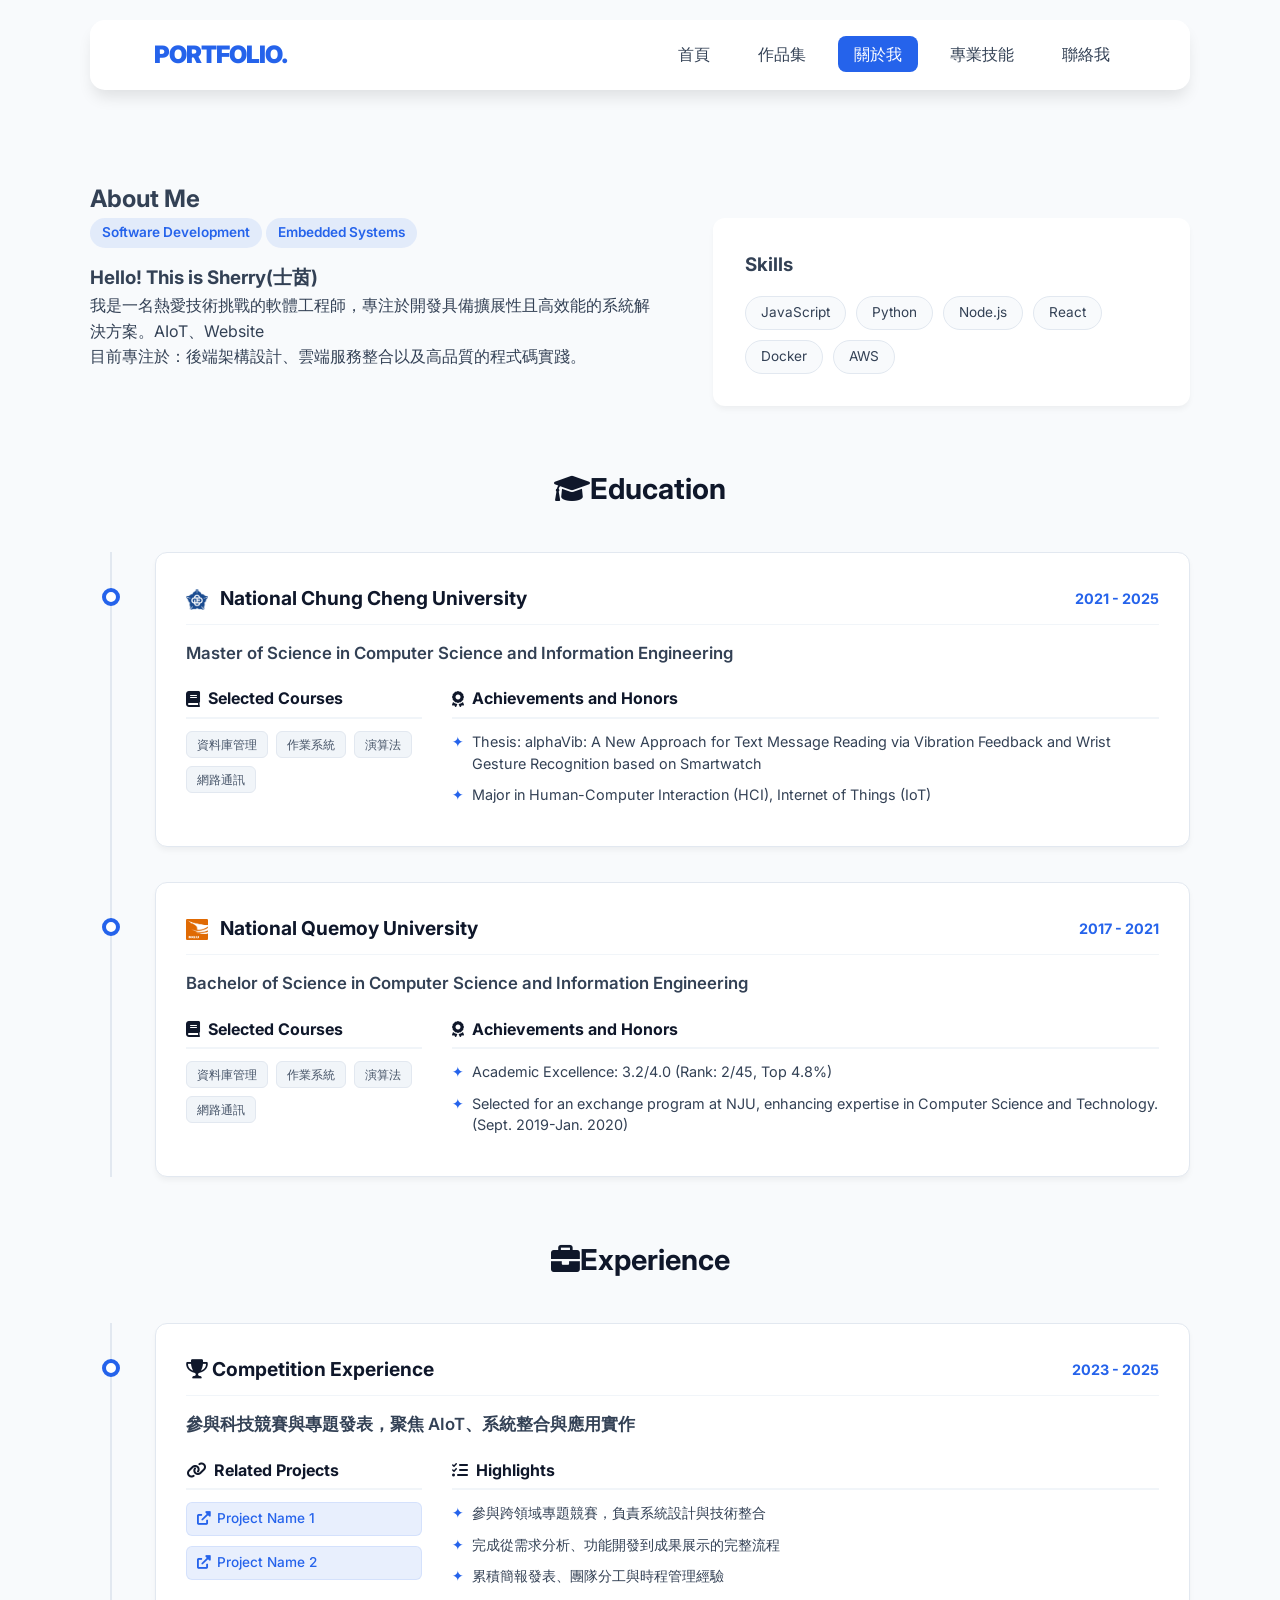
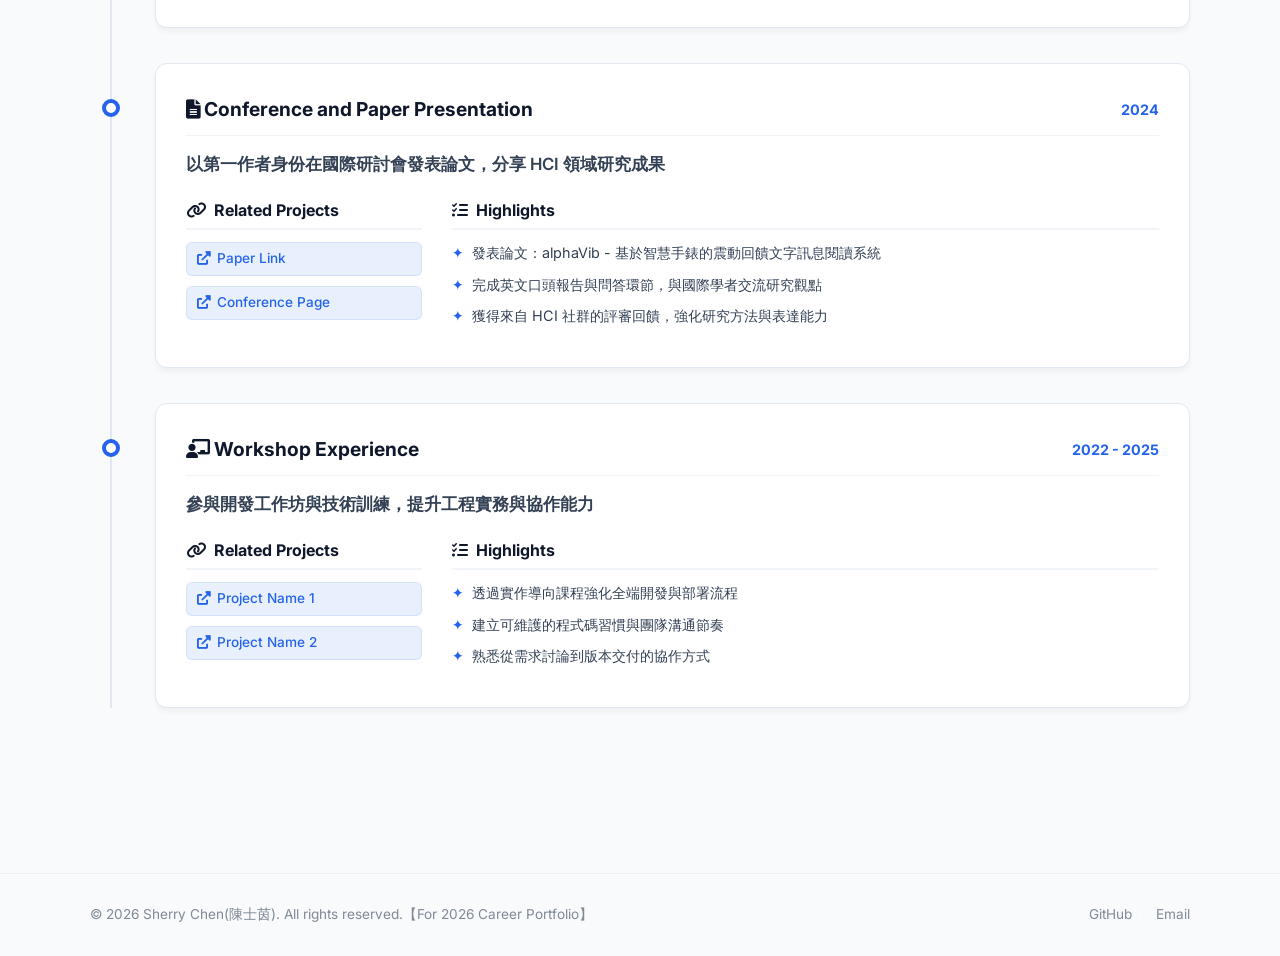
<file: about.html>
﻿<!DOCTYPE html>
<html lang="zh-Hant">

<head>
    <meta charset="UTF-8">
    <meta name="viewport" content="width=device-width, initial-scale=1.0">
    <title>關於我 | Sherry's Portfolio</title>
    <link rel="stylesheet" href="./css/style.css">
    <link rel="stylesheet" href="./css/about.css">
    <link rel="stylesheet" href="https://cdnjs.cloudflare.com/ajax/libs/font-awesome/6.0.0/css/all.min.css">
</head>

<body>
    <div id="navbar-include"></div>

    <main class="container">
        <section class="about-section">
            <h2 class="section-title">About Me</h2>

            <div class="about-grid">
                <div class="about-text">
                    <div class="status-badge">Software Development</div>
                    <div class="status-badge">Embedded Systems</div>
                    <h3>Hello! This is Sherry(士茵)</h3>
                    <p>我是一名熱愛技術挑戰的軟體工程師，專注於開發具備擴展性且高效能的系統解決方案。AIoT、Website</p>
                    <p>目前專注於：後端架構設計、雲端服務整合以及高品質的程式碼實踐。</p>
                </div>

                <div class="skills-box">
                    <h3>Skills</h3>
                    <div class="skill-tags">
                        <span>JavaScript</span><span>Python</span><span>Node.js</span>
                        <span>React</span><span>Docker</span><span>AWS</span>
                    </div>
                </div>
            </div>

            <div class="education-container">
                <h3 class="sub-title"><i class="fas fa-graduation-cap"></i>Education</h3>

                <div id="education-timeline" class="education-timeline"></div>
            </div>

            <div class="education-container">
                <h3 class="sub-title"><i class="fas fa-briefcase"></i>Experience</h3>

                <div id="experience-timeline" class="education-timeline"></div>
            </div>
        </section>
    </main>

    <script src="./js/script.js"></script>
</body>

</html>
</file>
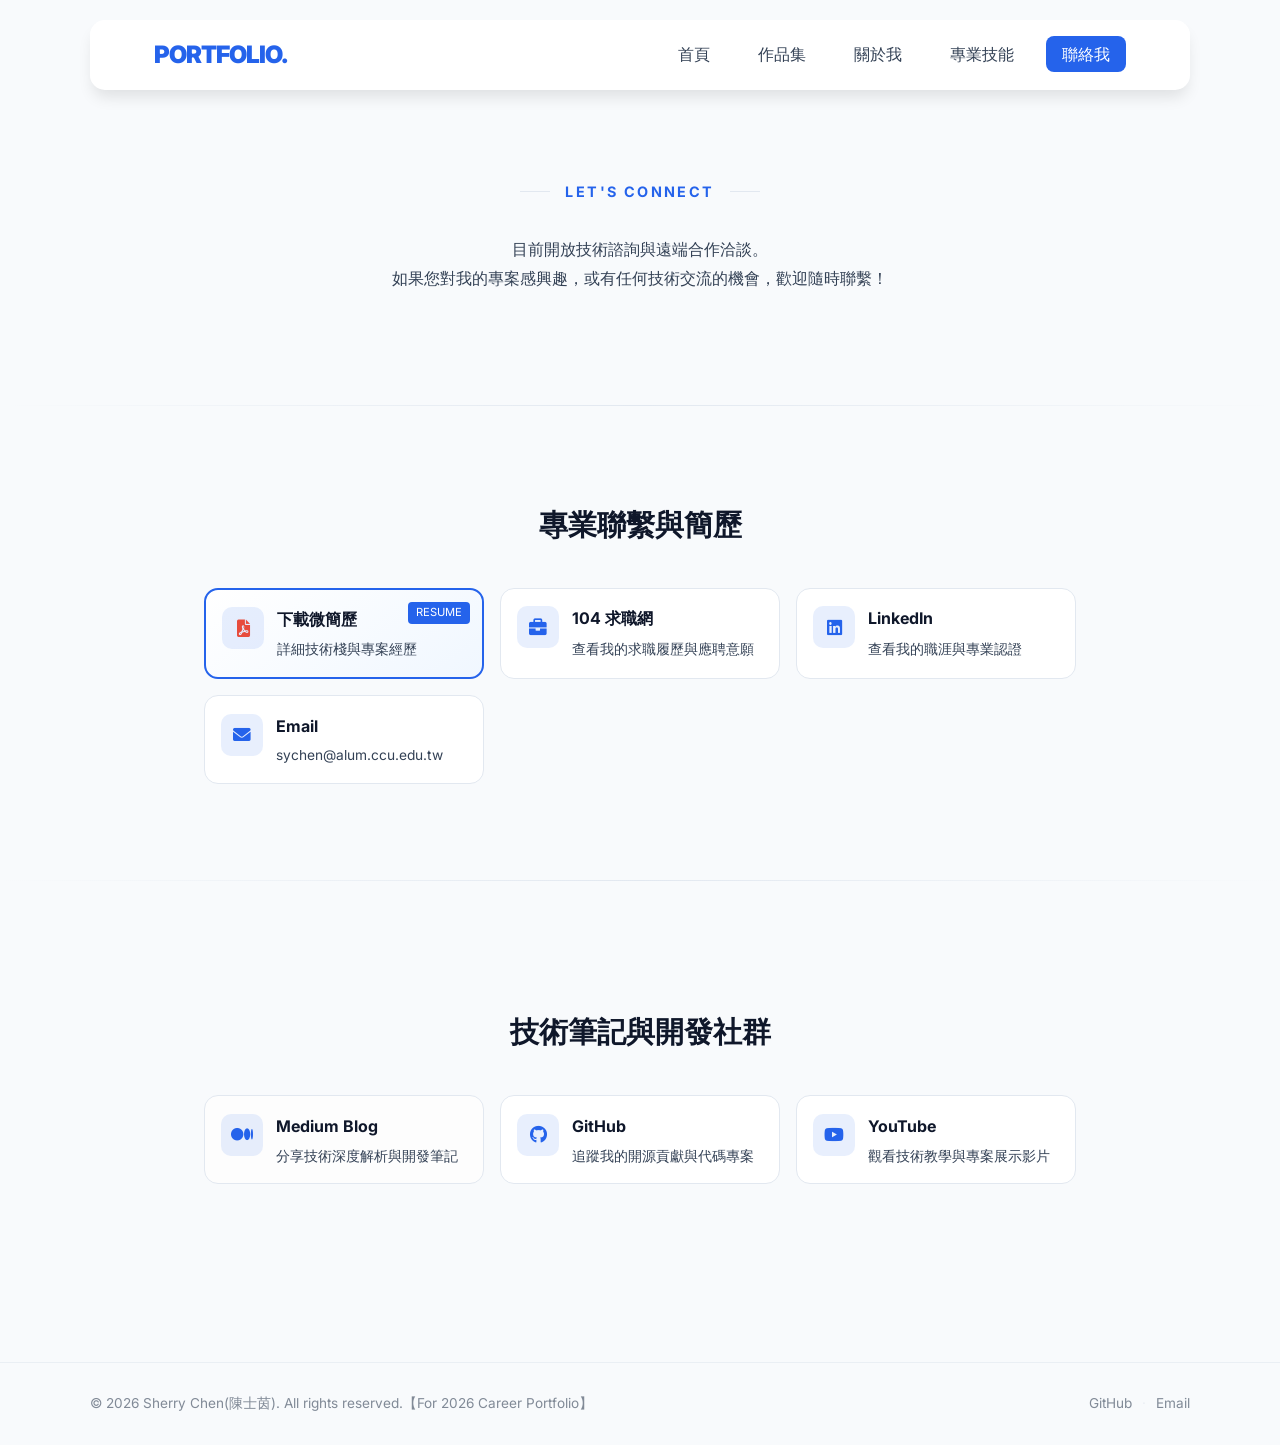
<file: contact.html>
﻿<!DOCTYPE html>
<html lang="zh-Hant">

<head>
    <meta charset="UTF-8">
    <meta name="viewport" content="width=device-width, initial-scale=1.0">
    <title>聯絡我 | Sherry's Portfolio</title>
    <link rel="stylesheet" href="./css/style.css">
    <link rel="stylesheet" href="./css/contact.css">
    <link rel="stylesheet" href="https://cdnjs.cloudflare.com/ajax/libs/font-awesome/6.0.0/css/all.min.css">
</head>

<body>
    <div id="navbar-include"></div>

    <section class="contact-header">
        <h2 class="group-label">Let's Connect</h2>
        <div class="contact-cta">
            <p>目前開放技術諮詢與遠端合作洽談。</p>
            <p>如果您對我的專案感興趣，或有任何技術交流的機會，歡迎隨時聯繫！</p>
        </div>
    </section>

    <hr class="section-divider">

    <section class="contact-group">
        <h3 class="sub-title">專業聯繫與簡歷</h3>
        <div class="contact-grid">
            <a href="assets/resume.pdf" download class="contact-card resume-card">
                <i class="fas fa-file-pdf"></i>
                <h3>下載微簡歷</h3>
                <p>詳細技術棧與專案經歷</p>
                <span class="card-tag">Resume</span>
            </a>

            <a href="https://www.104.com.tw/profile/yourid" target="_blank" rel="noopener noreferrer"
                class="contact-card">
                <i class="fas fa-briefcase"></i>
                <h3>104 求職網</h3>
                <p>查看我的求職履歷與應聘意願</p>
            </a>

            <a href="https://linkedin.com/in/yourid" target="_blank" rel="noopener noreferrer" class="contact-card">
                <i class="fab fa-linkedin"></i>
                <h3>LinkedIn</h3>
                <p>查看我的職涯與專業認證</p>
            </a>

            <a href="mailto:sychen@alum.ccu.edu.tw" class="contact-card">
                <i class="fas fa-envelope"></i>
                <h3>Email</h3>
                <p>sychen@alum.ccu.edu.tw</p>
            </a>
        </div>
    </section>

    <hr class="section-divider">

    <main class="contact-container">
        <section class="contact-group">
            <h3 class="sub-title">技術筆記與開發社群</h3>

            <div class="contact-grid">
                <a href="https://medium.com" target="_blank" rel="noopener noreferrer" class="contact-card blog-card">
                    <i class="fab fa-medium"></i>
                    <h3>Medium Blog</h3>
                    <p>分享技術深度解析與開發筆記</p>
                </a>

                <a href="https://github.com/yourid" target="_blank" rel="noopener noreferrer" class="contact-card">
                    <i class="fab fa-github"></i>
                    <h3>GitHub</h3>
                    <p>追蹤我的開源貢獻與代碼專案</p>
                </a>

                <a href="https://youtube.com/@yourid" target="_blank" rel="noopener noreferrer" class="contact-card">
                    <i class="fab fa-youtube"></i>
                    <h3>YouTube</h3>
                    <p>觀看技術教學與專案展示影片</p>
                </a>
            </div>
        </section>


    </main>

    <script src="./js/script.js"></script>
</body>

</html>
</file>
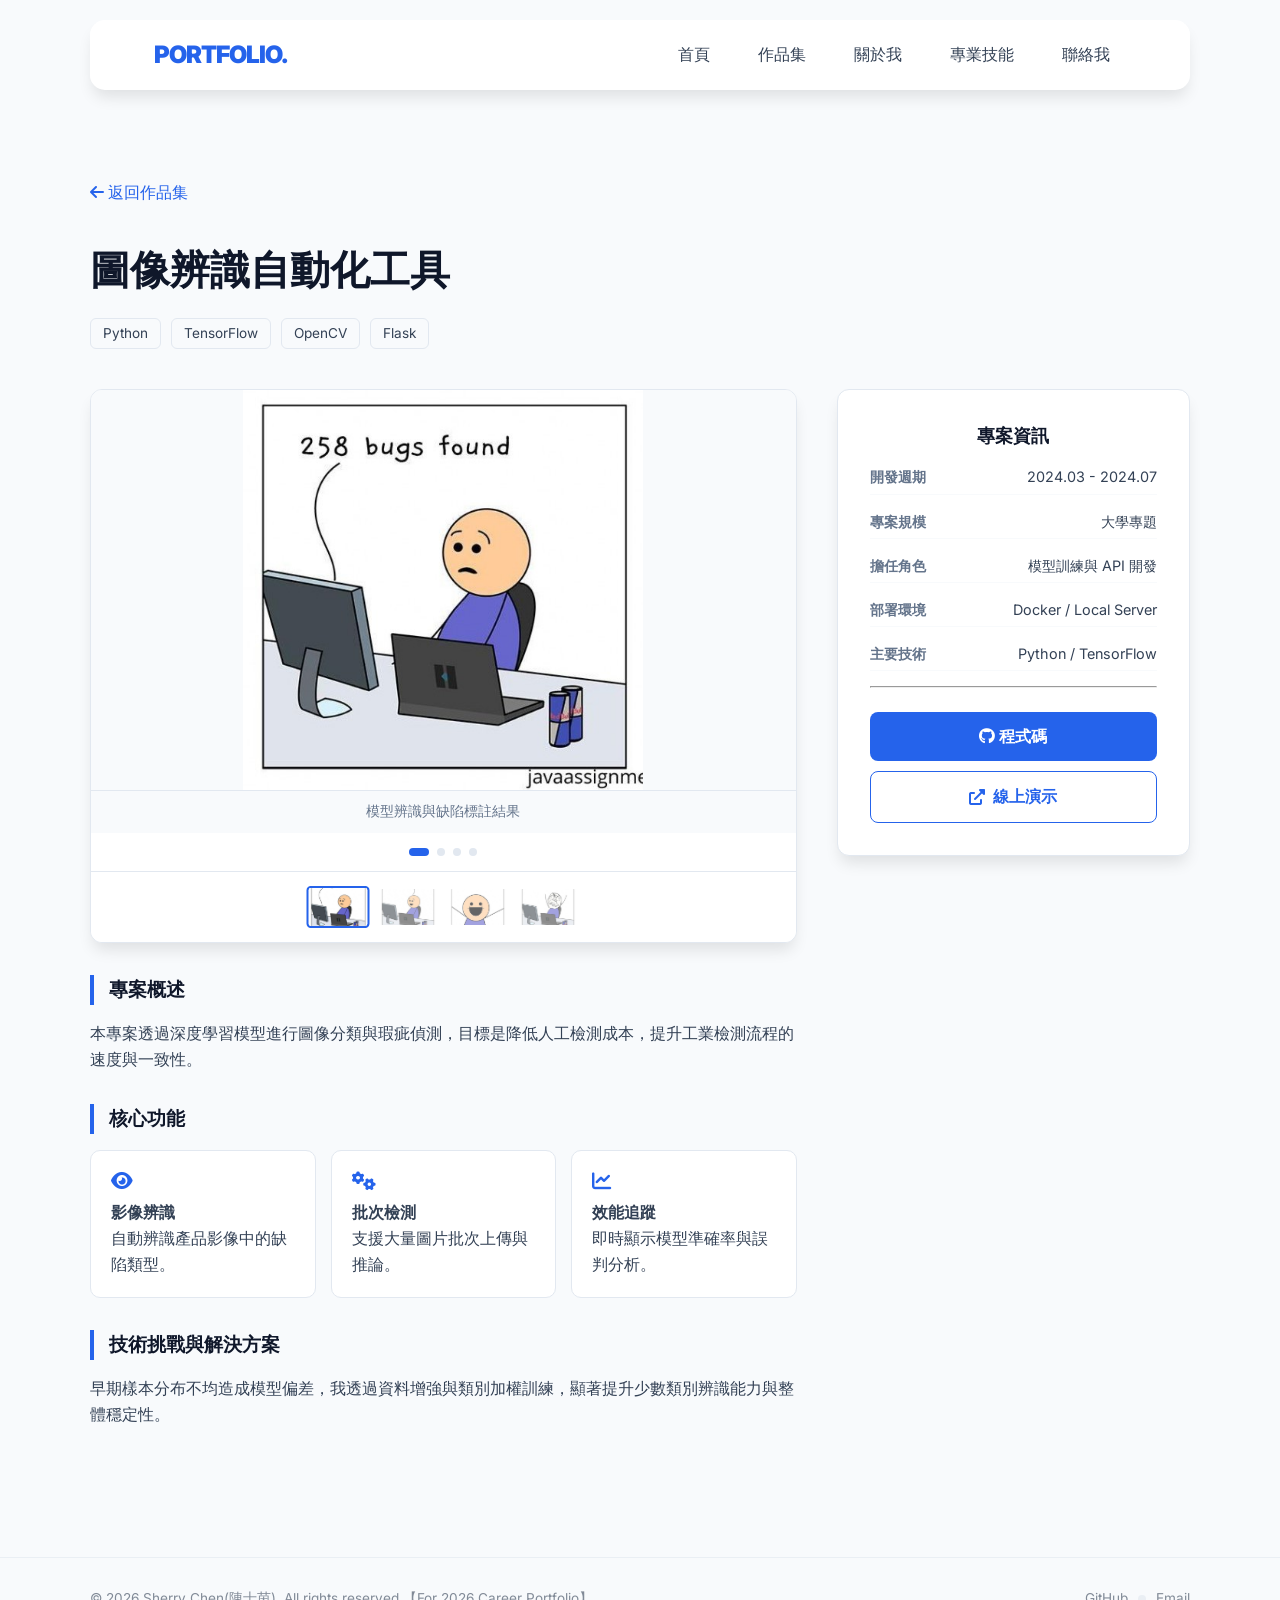
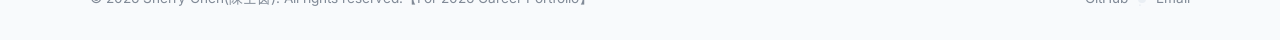
<file: project-ai.html>
<!DOCTYPE html>
<html lang="zh-Hant">

<head>
    <meta charset="UTF-8">
    <meta name="viewport" content="width=device-width, initial-scale=1.0">
    <title>圖像辨識自動化工具 | 專案詳情</title>
    <link rel="stylesheet" href="./css/style.css">
    <link rel="stylesheet" href="./css/projectDetails.css">
    <link rel="stylesheet" href="https://cdnjs.cloudflare.com/ajax/libs/font-awesome/6.0.0/css/all.min.css">
</head>

<body>
    <div id="navbar-include"></div>

    <main class="container">
        <section class="project-detail">
            <a href="projects.html" class="back-link"><i class="fas fa-arrow-left"></i> 返回作品集</a>

            <div class="detail-header">
                <h1>圖像辨識自動化工具</h1>
                <div class="detail-tags">
                    <span>Python</span>
                    <span>TensorFlow</span>
                    <span>OpenCV</span>
                    <span>Flask</span>
                </div>
            </div>

            <div class="detail-content">
                <div class="detail-main">
                    <div class="media-box slider-container">
                        <div class="slider-wrapper" id="sliderWrapper">
                            <div class="slide">
                                <img src="images/pic-3.jpg" alt="缺陷辨識結果">
                                <p class="media-caption">模型辨識與缺陷標註結果</p>
                            </div>
                            <div class="slide">
                                <img src="images/pic-2.jpg" alt="資料處理流程">
                                <p class="media-caption">資料前處理與訓練流程</p>
                            </div>
                            <div class="slide">
                                <img src="images/pic-1.jpg" alt="模型評估面板">
                                <p class="media-caption">準確率與召回率評估面板</p>
                            </div>
                            <div class="slide">
                                <img src="images/pic-4.jpg" alt="推論 API 介面">
                                <p class="media-caption">推論 API 與批次檢測介面</p>
                            </div>
                        </div>

                        <div class="slider-dots" id="sliderDots"></div>
                        <div class="slider-thumbs" id="sliderThumbs"></div>
                    </div>

                    <div class="info-section">
                        <h3> 專案概述</h3>
                        <p>本專案透過深度學習模型進行圖像分類與瑕疵偵測，目標是降低人工檢測成本，提升工業檢測流程的速度與一致性。</p>
                    </div>

                    <div class="info-section">
                        <h3> 核心功能</h3>
                        <div class="feature-grid">
                            <div class="feature-card">
                                <i class="fas fa-eye"></i>
                                <strong>影像辨識</strong>
                                <p>自動辨識產品影像中的缺陷類型。</p>
                            </div>
                            <div class="feature-card">
                                <i class="fas fa-cogs"></i>
                                <strong>批次檢測</strong>
                                <p>支援大量圖片批次上傳與推論。</p>
                            </div>
                            <div class="feature-card">
                                <i class="fas fa-chart-line"></i>
                                <strong>效能追蹤</strong>
                                <p>即時顯示模型準確率與誤判分析。</p>
                            </div>
                        </div>
                    </div>

                    <div class="info-section">
                        <h3> 技術挑戰與解決方案</h3>
                        <p>早期樣本分布不均造成模型偏差，我透過資料增強與類別加權訓練，顯著提升少數類別辨識能力與整體穩定性。</p>
                    </div>
                </div>

                <aside class="detail-sidebar">
                    <div class="sidebar-box">
                        <h4>專案資訊</h4>
                        <ul class="sidebar-info-list">
                            <li><span>開發週期</span> 2024.03 - 2024.07</li>
                            <li><span>專案規模</span> 大學專題</li>
                            <li><span>擔任角色</span> 模型訓練與 API 開發</li>
                            <li><span>部署環境</span> Docker / Local Server</li>
                            <li><span>主要技術</span> Python / TensorFlow</li>
                        </ul>
                        <hr>
                        <div class="project-links">
                            <a href="#" class="btn-primary" target="_blank" rel="noopener noreferrer"><i class="fab fa-github"></i> 程式碼</a>
                            <a href="#" class="btn-secondary" target="_blank" rel="noopener noreferrer"><i class="fas fa-external-link-alt"></i>
                                線上演示</a>
                        </div>
                    </div>
                </aside>
            </div>
        </section>
    </main>

    <script src="./js/script.js"></script>
    <script src="./js/projectDetails.js"></script>
</body>

</html>
</file>
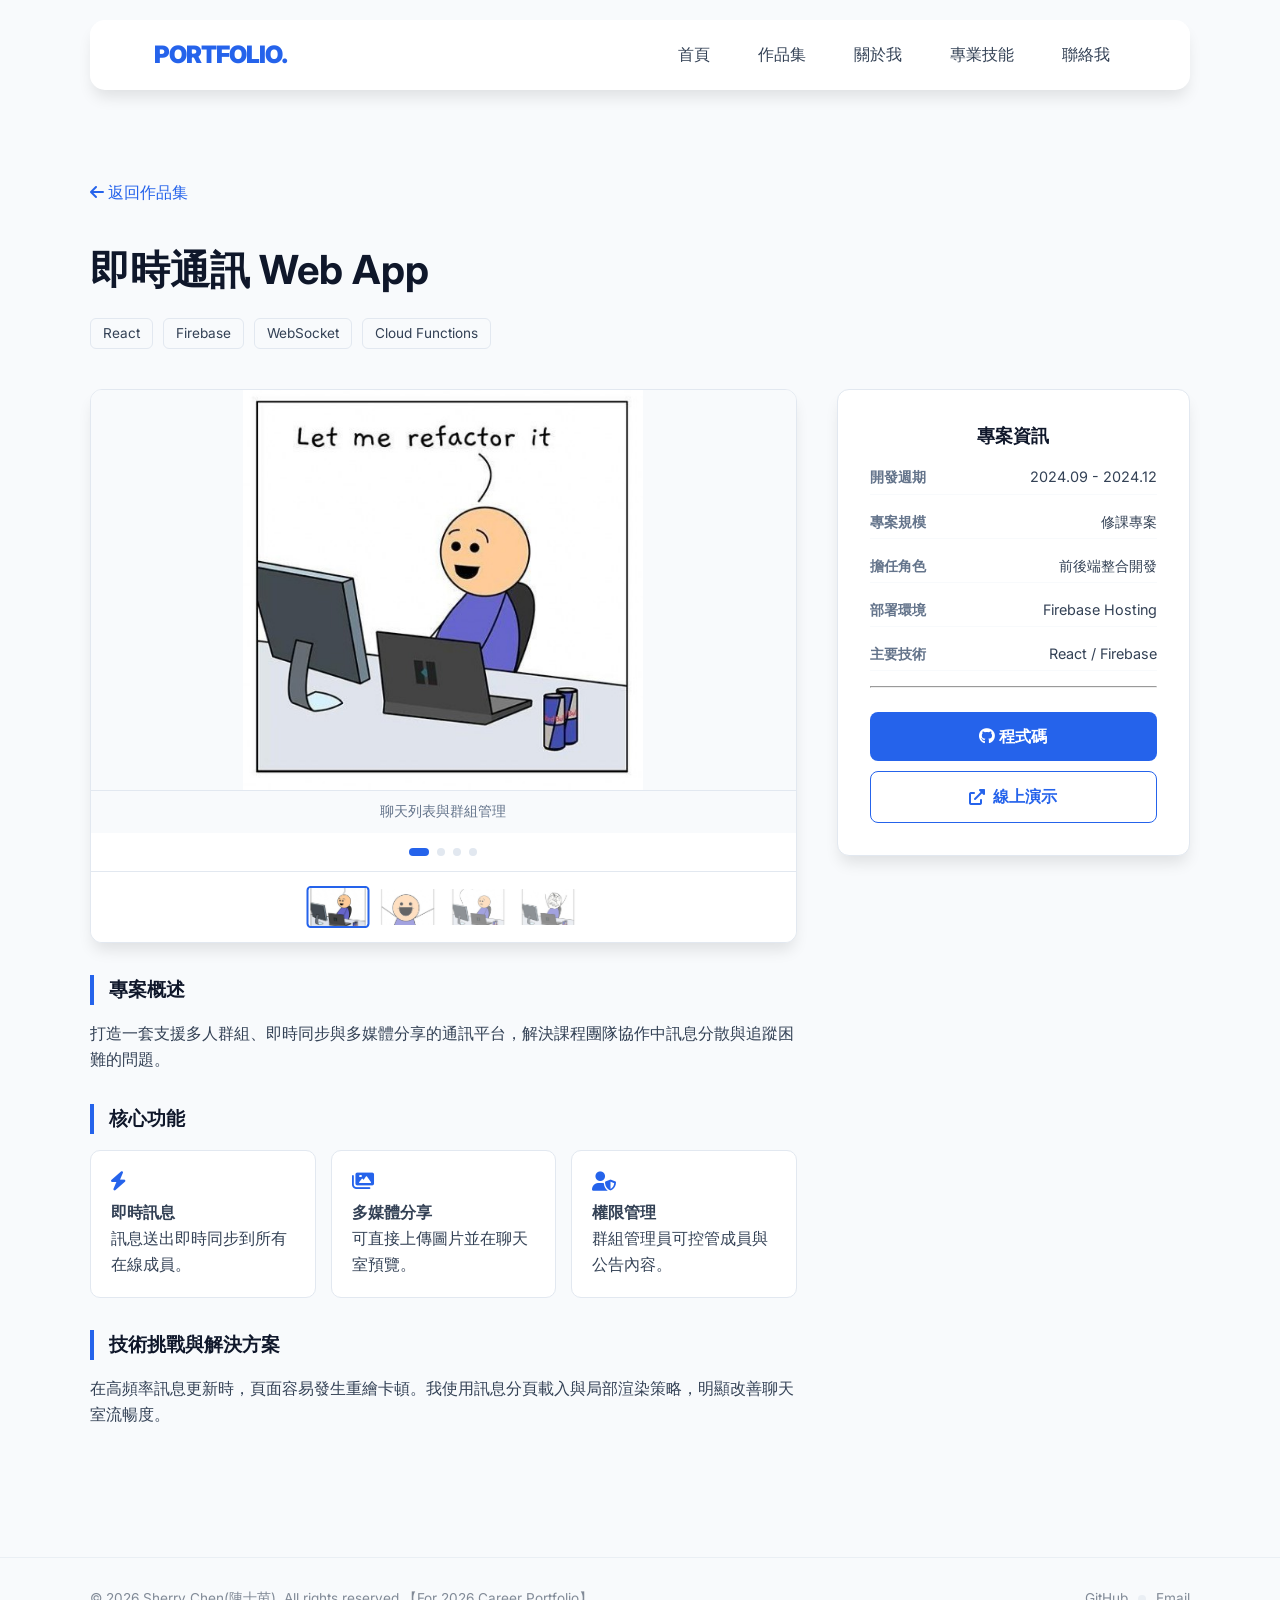
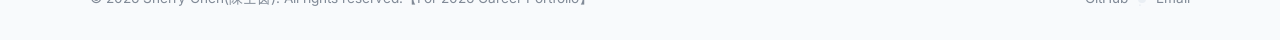
<file: project-chat.html>
<!DOCTYPE html>
<html lang="zh-Hant">

<head>
    <meta charset="UTF-8">
    <meta name="viewport" content="width=device-width, initial-scale=1.0">
    <title>即時通訊 Web App | 專案詳情</title>
    <link rel="stylesheet" href="./css/style.css">
    <link rel="stylesheet" href="./css/projectDetails.css">
    <link rel="stylesheet" href="https://cdnjs.cloudflare.com/ajax/libs/font-awesome/6.0.0/css/all.min.css">
</head>

<body>
    <div id="navbar-include"></div>

    <main class="container">
        <section class="project-detail">
            <a href="projects.html" class="back-link"><i class="fas fa-arrow-left"></i> 返回作品集</a>

            <div class="detail-header">
                <h1>即時通訊 Web App</h1>
                <div class="detail-tags">
                    <span>React</span>
                    <span>Firebase</span>
                    <span>WebSocket</span>
                    <span>Cloud Functions</span>
                </div>
            </div>

            <div class="detail-content">
                <div class="detail-main">
                    <div class="media-box slider-container">
                        <div class="slider-wrapper" id="sliderWrapper">
                            <div class="slide">
                                <img src="images/pic-2.jpg" alt="聊天列表介面">
                                <p class="media-caption">聊天列表與群組管理</p>
                            </div>
                            <div class="slide">
                                <img src="images/pic-1.jpg" alt="對話視窗介面">
                                <p class="media-caption">即時對話與訊息同步</p>
                            </div>
                            <div class="slide">
                                <img src="images/pic-3.jpg" alt="圖片分享介面">
                                <p class="media-caption">圖片上傳與檔案預覽</p>
                            </div>
                            <div class="slide">
                                <img src="images/pic-4.jpg" alt="手機版介面">
                                <p class="media-caption">手機版響應式聊天室</p>
                            </div>
                        </div>

                        <div class="slider-dots" id="sliderDots"></div>
                        <div class="slider-thumbs" id="sliderThumbs"></div>
                    </div>

                    <div class="info-section">
                        <h3> 專案概述</h3>
                        <p>打造一套支援多人群組、即時同步與多媒體分享的通訊平台，解決課程團隊協作中訊息分散與追蹤困難的問題。</p>
                    </div>

                    <div class="info-section">
                        <h3> 核心功能</h3>
                        <div class="feature-grid">
                            <div class="feature-card">
                                <i class="fas fa-bolt"></i>
                                <strong>即時訊息</strong>
                                <p>訊息送出即時同步到所有在線成員。</p>
                            </div>
                            <div class="feature-card">
                                <i class="fas fa-images"></i>
                                <strong>多媒體分享</strong>
                                <p>可直接上傳圖片並在聊天室預覽。</p>
                            </div>
                            <div class="feature-card">
                                <i class="fas fa-user-shield"></i>
                                <strong>權限管理</strong>
                                <p>群組管理員可控管成員與公告內容。</p>
                            </div>
                        </div>
                    </div>

                    <div class="info-section">
                        <h3> 技術挑戰與解決方案</h3>
                        <p>在高頻率訊息更新時，頁面容易發生重繪卡頓。我使用訊息分頁載入與局部渲染策略，明顯改善聊天室流暢度。</p>
                    </div>
                </div>

                <aside class="detail-sidebar">
                    <div class="sidebar-box">
                        <h4>專案資訊</h4>
                        <ul class="sidebar-info-list">
                            <li><span>開發週期</span> 2024.09 - 2024.12</li>
                            <li><span>專案規模</span> 修課專案</li>
                            <li><span>擔任角色</span> 前後端整合開發</li>
                            <li><span>部署環境</span> Firebase Hosting</li>
                            <li><span>主要技術</span> React / Firebase</li>
                        </ul>
                        <hr>
                        <div class="project-links">
                            <a href="#" class="btn-primary" target="_blank" rel="noopener noreferrer"><i class="fab fa-github"></i> 程式碼</a>
                            <a href="#" class="btn-secondary" target="_blank" rel="noopener noreferrer"><i class="fas fa-external-link-alt"></i>
                                線上演示</a>
                        </div>
                    </div>
                </aside>
            </div>
        </section>
    </main>

    <script src="./js/script.js"></script>
    <script src="./js/projectDetails.js"></script>
</body>

</html>
</file>
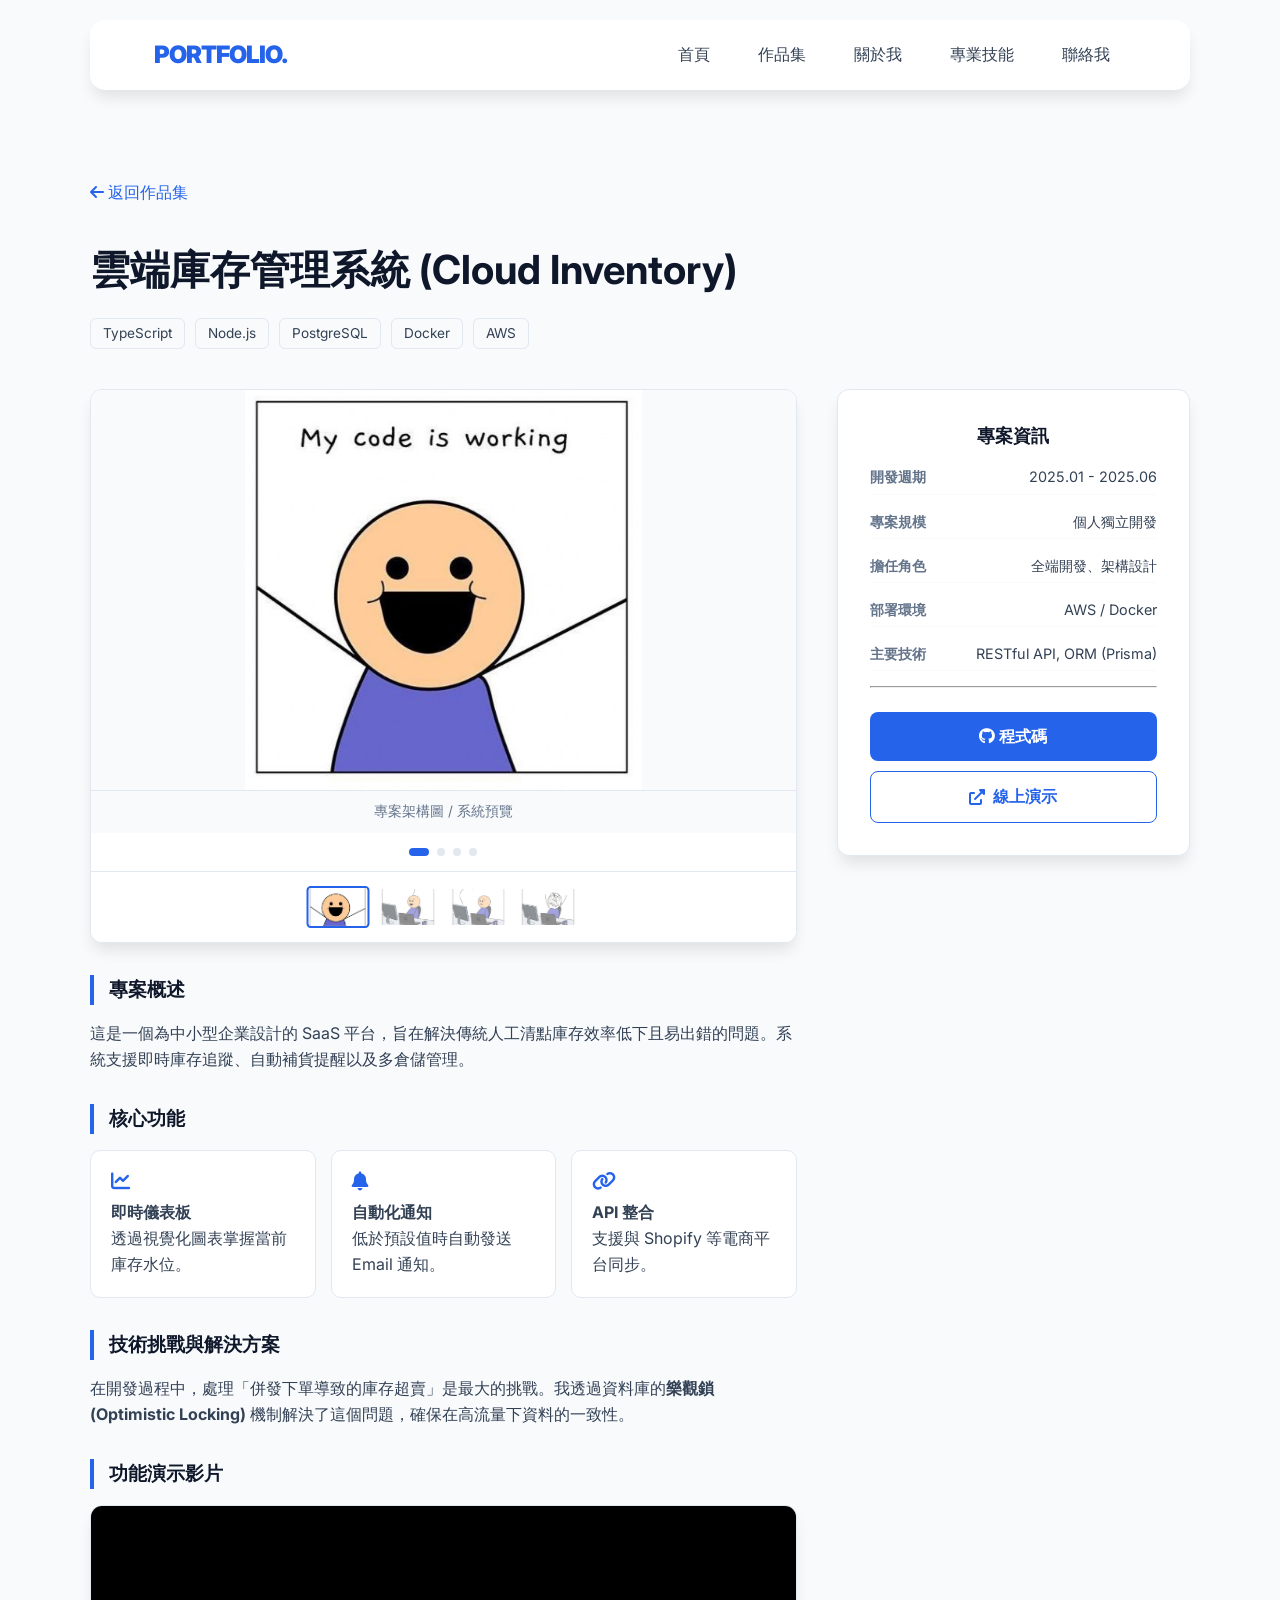
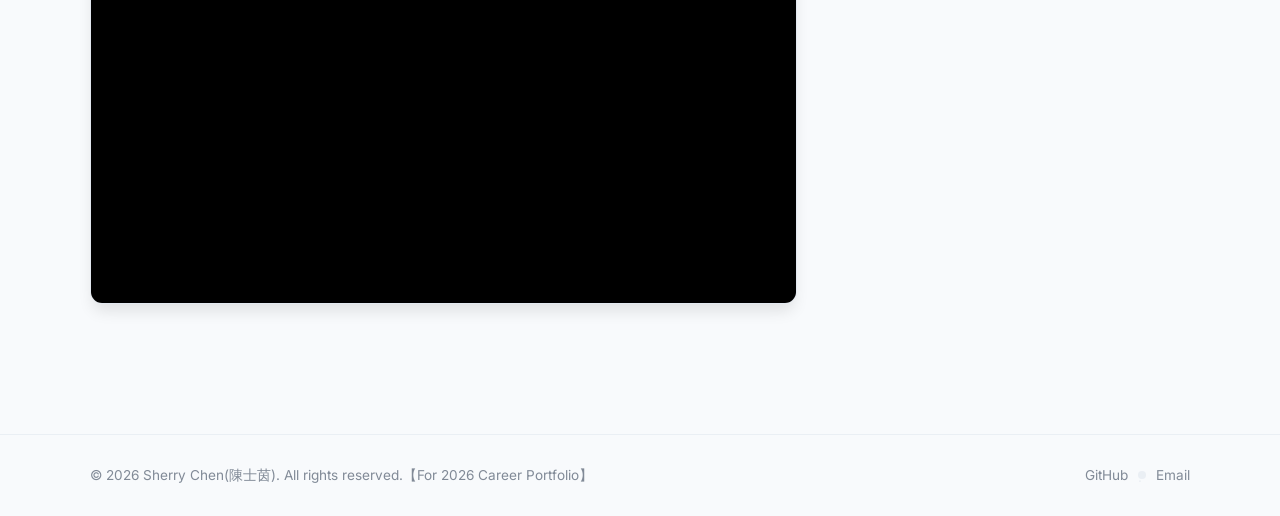
<file: project-cloud.html>
<!DOCTYPE html>
<html lang="zh-Hant">

<head>
    <meta charset="UTF-8">
    <meta name="viewport" content="width=device-width, initial-scale=1.0">
    <title>雲端庫存管理系統 | 專案詳情</title>
    <link rel="stylesheet" href="./css/style.css">
    <link rel="stylesheet" href="./css/projectDetails.css">
    <link rel="stylesheet" href="https://cdnjs.cloudflare.com/ajax/libs/font-awesome/6.0.0/css/all.min.css">
</head>

<body>
    <div id="navbar-include"></div>

    <main class="container">
        <section class="project-detail">
            <a href="projects.html" class="back-link">
                <i class="fas fa-arrow-left"></i> 返回作品集
            </a>

            <div class="detail-header">
                <h1>雲端庫存管理系統 (Cloud Inventory)</h1>
                <div class="detail-tags">
                    <span>TypeScript</span>
                    <span>Node.js</span>
                    <span>PostgreSQL</span>
                    <span>Docker</span>
                    <span>AWS</span>
                </div>
            </div>

            <div class="detail-content">
                <div class="detail-main">
                    <div class="media-box slider-container">
                        <div class="slider-wrapper" id="sliderWrapper">
                            <div class="slide">
                                <img src="images/pic-1.jpg" alt="專案架構圖">
                                <p class="media-caption">專案架構圖 / 系統預覽</p>
                            </div>
                            <div class="slide">
                                <img src="images/pic-2.jpg" alt="介面預覽">
                                <p class="media-caption">主要儀表板介面1</p>
                            </div>
                            <div class="slide">
                                <img src="images/pic-3.jpg" alt="介面預覽">
                                <p class="media-caption">主要儀表板介面2</p>
                            </div>
                            <div class="slide">
                                <img src="images/pic-4.jpg" alt="介面預覽">
                                <p class="media-caption">主要儀表板介面3</p>
                            </div>
                        </div>

                        <div class="slider-dots" id="sliderDots"></div>
                        <div class="slider-thumbs" id="sliderThumbs"></div>
                    </div>

                    <div class="info-section">
                        <h3> 專案概述</h3>
                        <p>這是一個為中小型企業設計的 SaaS 平台，旨在解決傳統人工清點庫存效率低下且易出錯的問題。系統支援即時庫存追蹤、自動補貨提醒以及多倉儲管理。</p>
                    </div>

                    <div class="info-section">
                        <h3> 核心功能</h3>
                        <div class="feature-grid">
                            <div class="feature-card">
                                <i class="fas fa-chart-line"></i>
                                <strong>即時儀表板</strong>
                                <p>透過視覺化圖表掌握當前庫存水位。</p>
                            </div>
                            <div class="feature-card">
                                <i class="fas fa-bell"></i>
                                <strong>自動化通知</strong>
                                <p>低於預設值時自動發送 Email 通知。</p>
                            </div>
                            <div class="feature-card">
                                <i class="fas fa-link"></i>
                                <strong>API 整合</strong>
                                <p>支援與 Shopify 等電商平台同步。</p>
                            </div>
                        </div>
                    </div>

                    <div class="info-section">
                        <h3> 技術挑戰與解決方案</h3>
                        <p>在開發過程中，處理「併發下單導致的庫存超賣」是最大的挑戰。我透過資料庫的<strong>樂觀鎖 (Optimistic Locking)</strong>
                            機制解決了這個問題，確保在高流量下資料的一致性。</p>
                    </div>

                    <div class="info-section">
                        <h3> 功能演示影片</h3>
                        <div class="media-box project-video">
                            <div class="video-wrapper">
                                <iframe src="https://www.youtube.com/embed/oC_TCTbs4PE"
                                    title="專案演示影片" frameborder="0"
                                    allow="accelerometer; autoplay; clipboard-write; encrypted-media; gyroscope; picture-in-picture; web-share"
                                    referrerpolicy="strict-origin-when-cross-origin" allowfullscreen></iframe>
                            </div>
                        </div>
                    </div>
                </div>

                <aside class="detail-sidebar">
                    <div class="sidebar-box">
                        <h4>專案資訊</h4>
                        <ul class="sidebar-info-list">
                            <li><span>開發週期</span> 2025.01 - 2025.06</li>
                            <li><span>專案規模</span> 個人獨立開發</li>
                            <li><span>擔任角色</span> 全端開發、架構設計</li>
                            <li><span>部署環境</span> AWS / Docker</li>
                            <li><span>主要技術</span> RESTful API, ORM (Prisma)</li>
                        </ul>
                        <hr>
                        <div class="project-links">
                            <a href="#" class="btn-primary" target="_blank" rel="noopener noreferrer"><i class="fab fa-github"></i> 程式碼</a>
                            <a href="#" class="btn-secondary" target="_blank" rel="noopener noreferrer"><i class="fas fa-external-link-alt"></i>
                                線上演示</a>
                        </div>
                    </div>
                </aside>
            </div>
        </section>
    </main>

    <script src="./js/script.js"></script>
    <script src="./js/projectDetails.js"></script>
</body>

</html>
</file>
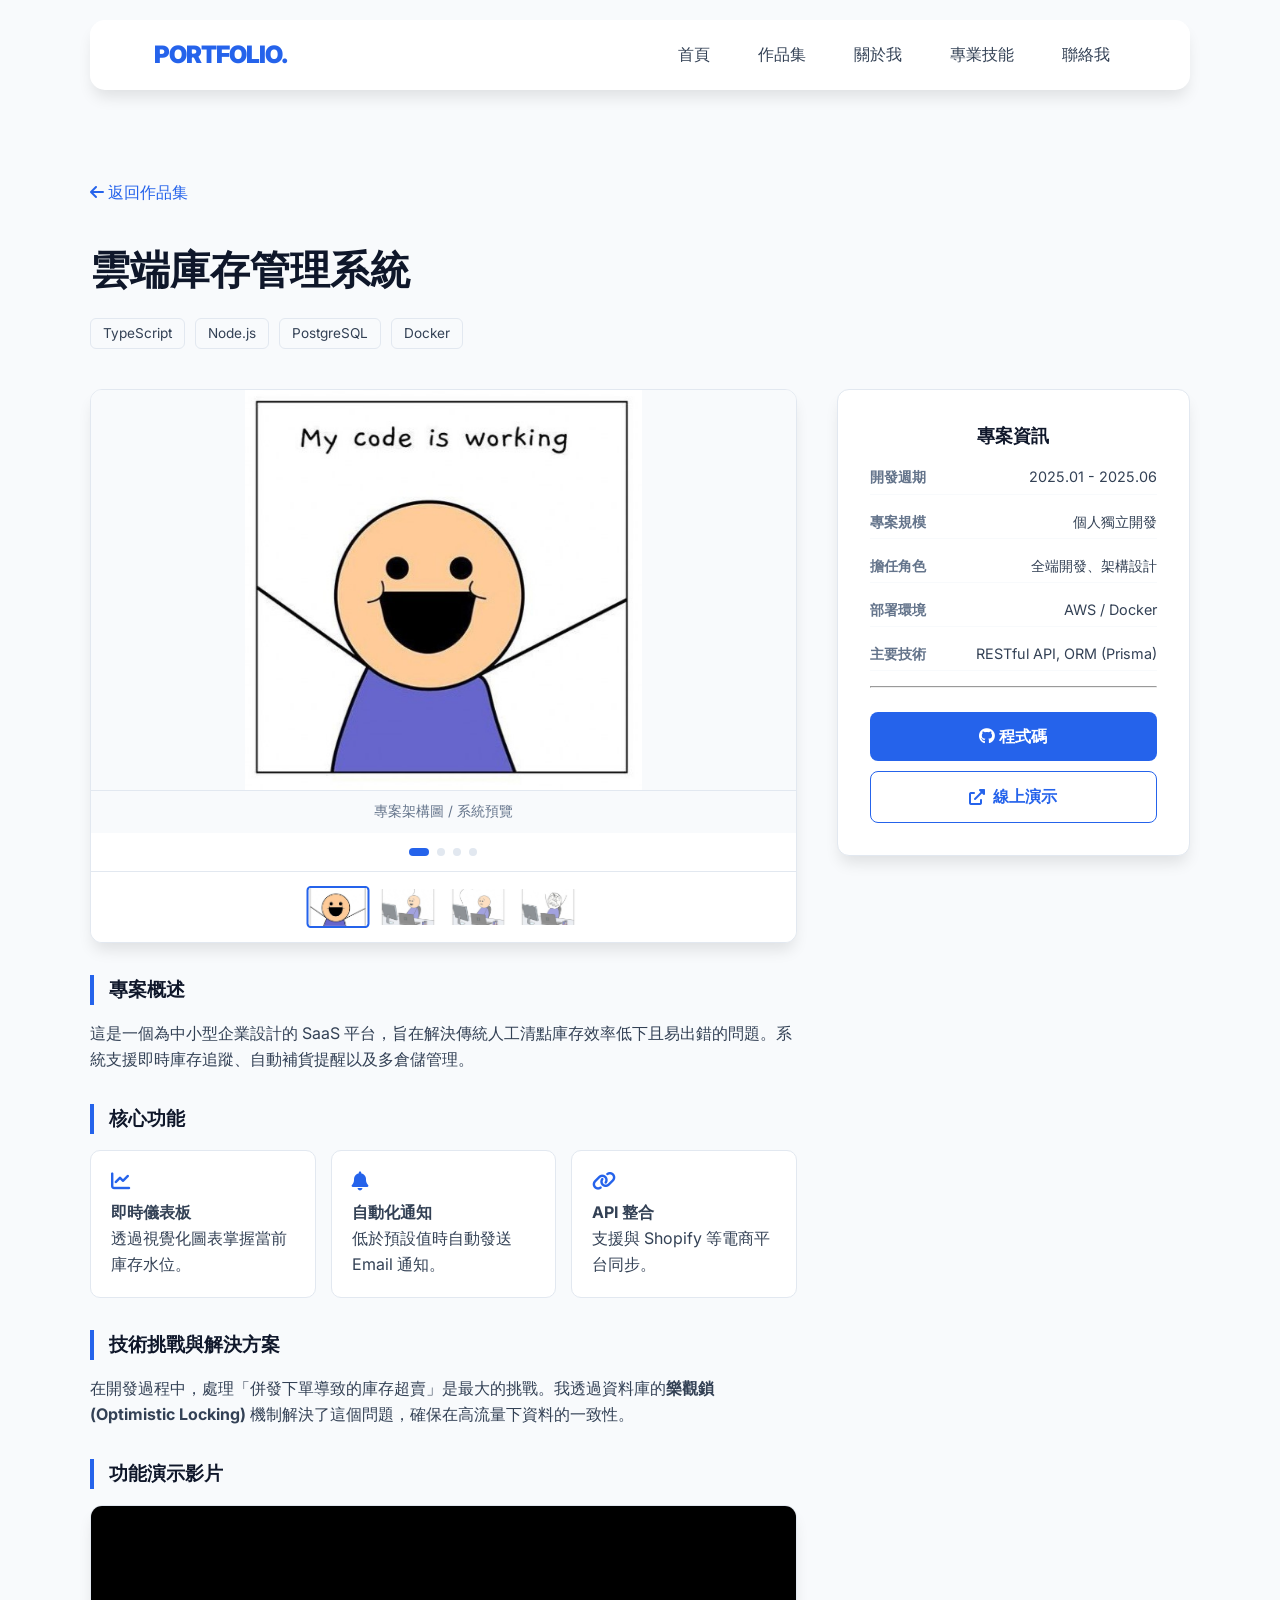
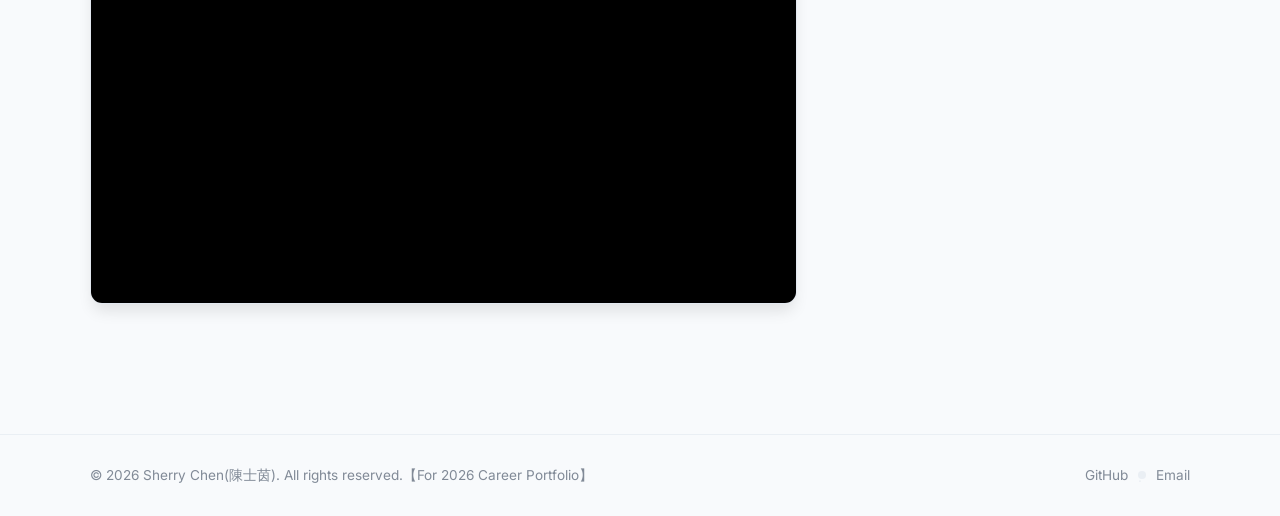
<file: project-detail.html>
<!DOCTYPE html>
<html lang="zh-Hant">

<head>
    <meta charset="UTF-8">
    <meta name="viewport" content="width=device-width, initial-scale=1.0">
    <title>專案詳情 | Engineer Portfolio</title>
    <link rel="stylesheet" href="./css/style.css">
    <link rel="stylesheet" href="./css/projectDetails.css">
    <link rel="stylesheet" href="https://cdnjs.cloudflare.com/ajax/libs/font-awesome/6.0.0/css/all.min.css">
</head>

<body>
    <div id="navbar-include"></div>

    <main class="container">
        <section class="project-detail">
            <a href="projects.html" class="back-link"><i class="fas fa-arrow-left"></i> 返回作品集</a>

            <div class="detail-header">
                <h1>雲端庫存管理系統</h1>
                <div class="detail-tags">
                    <span>TypeScript</span>
                    <span>Node.js</span>
                    <span>PostgreSQL</span>
                    <span>Docker</span>
                </div>
            </div>

            <div class="detail-content">
                <div class="detail-main">


                    <div class="media-box slider-container">
                        <div class="slider-wrapper" id="sliderWrapper">
                            <div class="slide">
                                <img src="images/pic-1.jpg" alt="專案架構圖">
                                <p class="media-caption">專案架構圖 / 系統預覽</p>
                            </div>
                            <div class="slide">
                                <img src="images/pic-2.jpg" alt="介面預覽">
                                <p class="media-caption">主要儀表板介面1</p>
                            </div>
                            <div class="slide">
                                <img src="images/pic-3.jpg" alt="介面預覽">
                                <p class="media-caption">主要儀表板介面2</p>
                            </div>
                            <div class="slide">
                                <img src="images/pic-4.jpg" alt="介面預覽">
                                <p class="media-caption">主要儀表板介面3</p>
                            </div>
                        </div>

                        <div class="slider-dots" id="sliderDots"></div>
                        <div class="slider-thumbs" id="sliderThumbs"></div>
                    </div>

                    <div class="info-section">
                        <h3> 專案概述</h3>
                        <p>這是一個為中小型企業設計的 SaaS 平台，旨在解決傳統人工清點庫存效率低下且易出錯的問題。系統支援即時庫存追蹤、自動補貨提醒以及多倉儲管理。</p>
                    </div>

                    <div class="info-section">
                        <h3> 核心功能</h3>
                        <div class="feature-grid">
                            <div class="feature-card">
                                <i class="fas fa-chart-line"></i>
                                <strong>即時儀表板</strong>
                                <p>透過視覺化圖表掌握當前庫存水位。</p>
                            </div>
                            <div class="feature-card">
                                <i class="fas fa-bell"></i>
                                <strong>自動化通知</strong>
                                <p>低於預設值時自動發送 Email 通知。</p>
                            </div>
                            <div class="feature-card">
                                <i class="fas fa-link"></i>
                                <strong>API 整合</strong>
                                <p>支援與 Shopify 等電商平台同步。</p>
                            </div>
                        </div>
                    </div>

                    <div class="info-section">
                        <h3> 技術挑戰與解決方案</h3>
                        <p>在開發過程中，處理「併發下單導致的庫存超賣」是最大的挑戰。我透過資料庫的<strong>樂觀鎖 (Optimistic Locking)</strong>
                            機制解決了這個問題，確保在高流量下資料的一致性。</p>
                    </div>

                    <div class="info-section">
                        <h3> 功能演示影片</h3>
                        <div class="media-box project-video">
                            <div class="video-wrapper">
                                <iframe src="https://www.youtube.com/embed/oC_TCTbs4PE"
                                    title="專案演示影片" frameborder="0"
                                    allow="accelerometer; autoplay; clipboard-write; encrypted-media; gyroscope; picture-in-picture; web-share"
                                    referrerpolicy="strict-origin-when-cross-origin" allowfullscreen></iframe>
                            </div>
                        </div>
                    </div>
                </div>

                <aside class="detail-sidebar">
                    <div class="sidebar-box">
                        <h4>專案資訊</h4>
                        <ul class="sidebar-info-list">
                            <li><span>開發週期</span> 2025.01 - 2025.06</li>
                            <li><span>專案規模</span> 個人獨立開發</li>
                            <li><span>擔任角色</span> 全端開發、架構設計</li>
                            <li><span>部署環境</span> AWS / Docker</li>
                            <li><span>主要技術</span> RESTful API, ORM (Prisma)</li>
                        </ul>
                        <hr>
                        <div class="project-links">
                            <a href="#" class="btn-primary" target="_blank" rel="noopener noreferrer"><i class="fab fa-github"></i> 程式碼</a>
                            <a href="#" class="btn-secondary" target="_blank" rel="noopener noreferrer"><i class="fas fa-external-link-alt"></i>
                                線上演示</a>
                        </div>
                    </div>
                </aside>

            </div>
        </section>
    </main>

    <script src="./js/script.js"></script>
    <script src="./js/projectDetails.js"></script>
</body>

</html>
</file>
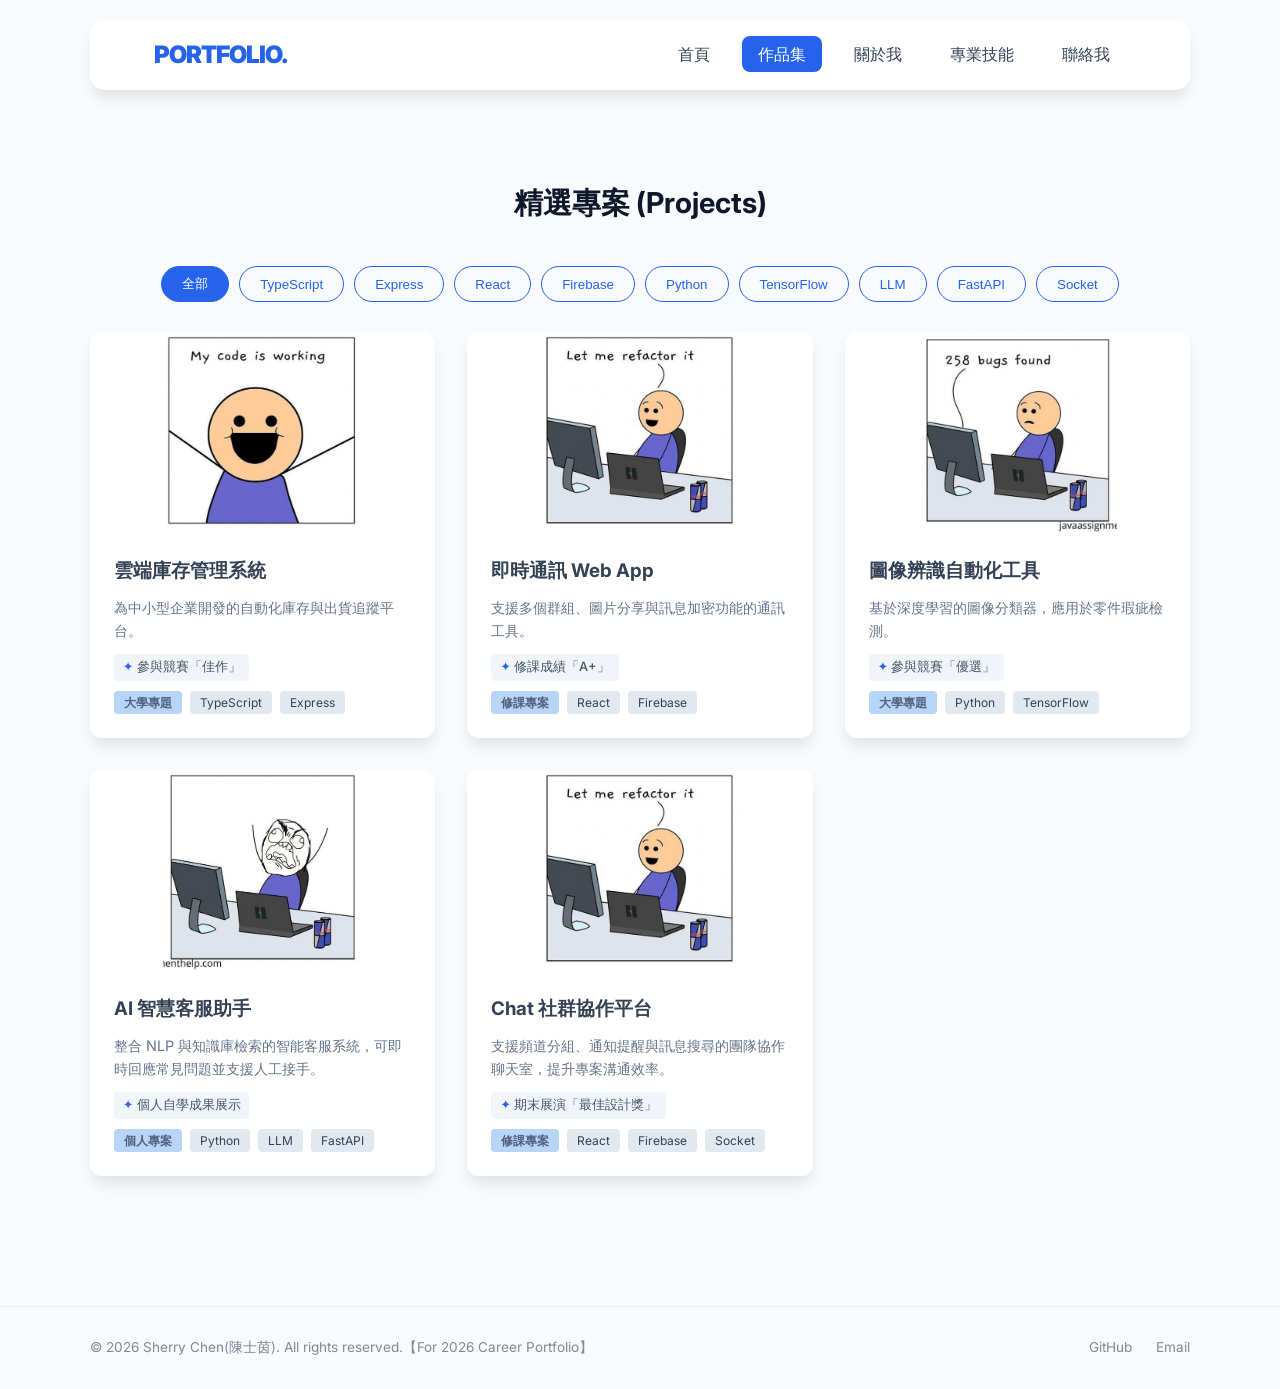
<file: projects.html>
﻿<!DOCTYPE html>
<html lang="zh-Hant">

<head>
    <meta charset="UTF-8">
    <meta name="viewport" content="width=device-width, initial-scale=1.0">
    <title>作品集 | Sherry's Portfolio</title>
    <link rel="stylesheet" href="./css/style.css">
    <link rel="stylesheet" href="./css/projects.css">
    <link rel="stylesheet" href="https://cdnjs.cloudflare.com/ajax/libs/font-awesome/6.0.0/css/all.min.css">
</head>

<body>
    <div id="navbar-include"></div>

    <main class="container">
        <section>
            <h2 class="sub-title">精選專案 (Projects)</h2>
            <div id="filter-buttons" class="filter-container">
                <button class="filter-btn active" data-tag="all">全部</button>
            </div>
            <div id="project-list" class="project-grid"></div>
        </section>
    </main>

    <script src="./js/script.js"></script>
</body>

</html>
</file>
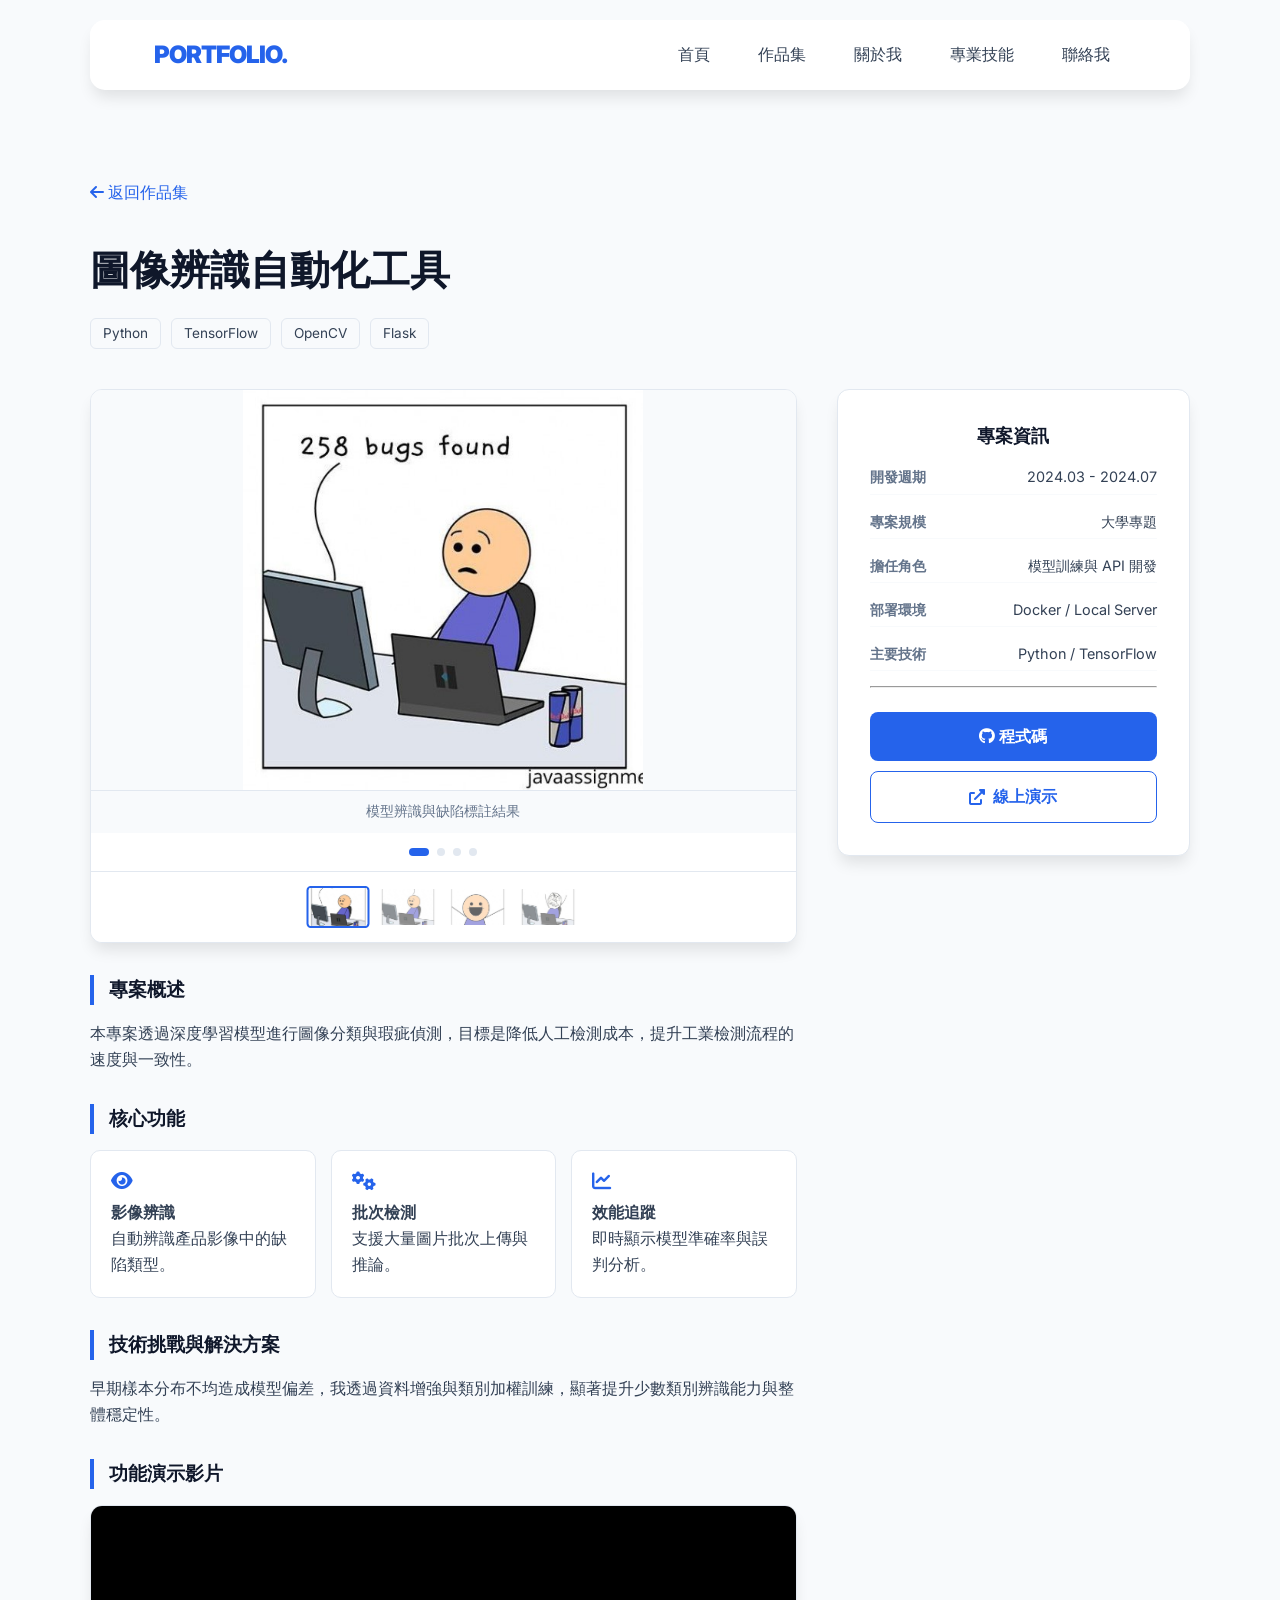
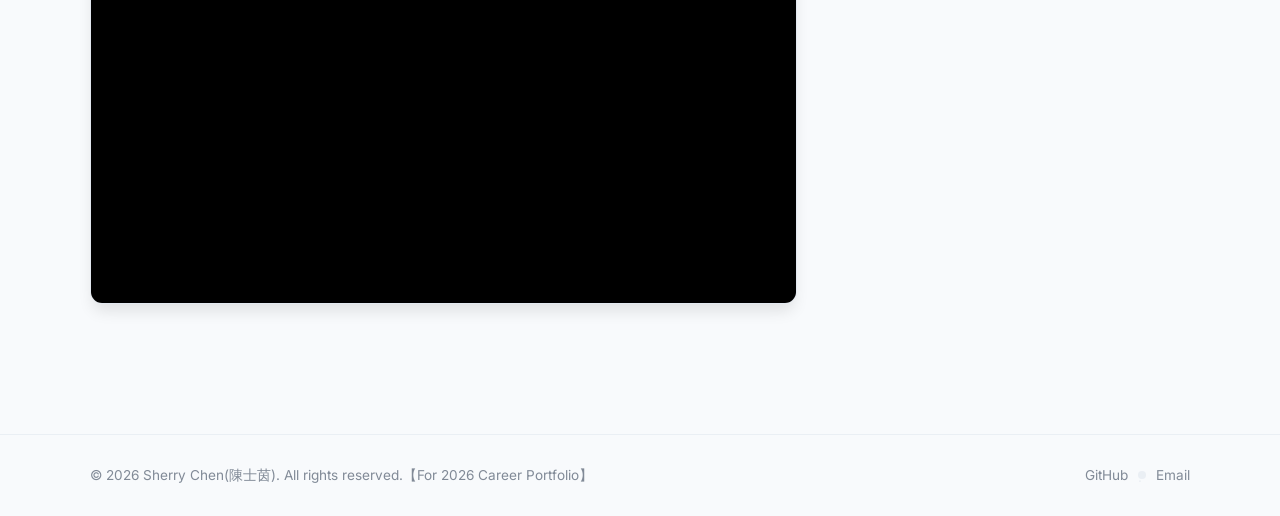
<file: projects/project-ai.html>
﻿<!DOCTYPE html>
<html lang="zh-Hant">

<head>
    <meta charset="UTF-8">
    <meta name="viewport" content="width=device-width, initial-scale=1.0">
    <title>圖像辨識自動化工具 | 專案詳情</title>
    <link rel="stylesheet" href="../css/style.css">
    <link rel="stylesheet" href="../css/projectDetails.css">
    <link rel="stylesheet" href="https://cdnjs.cloudflare.com/ajax/libs/font-awesome/6.0.0/css/all.min.css">
</head>

<body>
    <div id="navbar-include"></div>

    <main class="container">
        <section class="project-detail">
            <a href="../projects.html" class="back-link"><i class="fas fa-arrow-left"></i> 返回作品集</a>

            <div class="detail-header">
                <h1>圖像辨識自動化工具</h1>
                <div class="detail-tags">
                    <span>Python</span>
                    <span>TensorFlow</span>
                    <span>OpenCV</span>
                    <span>Flask</span>
                </div>
            </div>

            <div class="detail-content">
                <div class="detail-main">
                    <div class="media-box slider-container">
                        <div class="slider-wrapper" id="sliderWrapper">
                            <div class="slide">
                                <img src="../images/pic-3.jpg" alt="缺陷辨識結果">
                                <p class="media-caption">模型辨識與缺陷標註結果</p>
                            </div>
                            <div class="slide">
                                <img src="../images/pic-2.jpg" alt="資料處理流程">
                                <p class="media-caption">資料前處理與訓練流程</p>
                            </div>
                            <div class="slide">
                                <img src="../images/pic-1.jpg" alt="模型評估面板">
                                <p class="media-caption">準確率與召回率評估面板</p>
                            </div>
                            <div class="slide">
                                <img src="../images/pic-4.jpg" alt="推論 API 介面">
                                <p class="media-caption">推論 API 與批次檢測介面</p>
                            </div>
                        </div>

                        <div class="slider-dots" id="sliderDots"></div>
                        <div class="slider-thumbs" id="sliderThumbs"></div>
                    </div>

                    <div class="info-section">
                        <h3> 專案概述</h3>
                        <p>本專案透過深度學習模型進行圖像分類與瑕疵偵測，目標是降低人工檢測成本，提升工業檢測流程的速度與一致性。</p>
                    </div>

                    <div class="info-section">
                        <h3> 核心功能</h3>
                        <div class="feature-grid">
                            <div class="feature-card">
                                <i class="fas fa-eye"></i>
                                <strong>影像辨識</strong>
                                <p>自動辨識產品影像中的缺陷類型。</p>
                            </div>
                            <div class="feature-card">
                                <i class="fas fa-cogs"></i>
                                <strong>批次檢測</strong>
                                <p>支援大量圖片批次上傳與推論。</p>
                            </div>
                            <div class="feature-card">
                                <i class="fas fa-chart-line"></i>
                                <strong>效能追蹤</strong>
                                <p>即時顯示模型準確率與誤判分析。</p>
                            </div>
                        </div>
                    </div>

                    <div class="info-section">
                        <h3> 技術挑戰與解決方案</h3>
                        <p>早期樣本分布不均造成模型偏差，我透過資料增強與類別加權訓練，顯著提升少數類別辨識能力與整體穩定性。</p>
                    </div>

                    <div class="info-section">
                        <h3> 功能演示影片</h3>
                        <div class="media-box project-video">
                            <div class="video-wrapper">
                                <iframe src="https://www.youtube.com/embed/oC_TCTbs4PE"
                                    title="專案演示影片" frameborder="0"
                                    allow="accelerometer; autoplay; clipboard-write; encrypted-media; gyroscope; picture-in-picture; web-share"
                                    referrerpolicy="strict-origin-when-cross-origin" allowfullscreen></iframe>
                            </div>
                        </div>
                    </div>
                </div>

                <aside class="detail-sidebar">
                    <div class="sidebar-box">
                        <h4>專案資訊</h4>
                        <ul class="sidebar-info-list">
                            <li><span>開發週期</span> 2024.03 - 2024.07</li>
                            <li><span>專案規模</span> 大學專題</li>
                            <li><span>擔任角色</span> 模型訓練與 API 開發</li>
                            <li><span>部署環境</span> Docker / Local Server</li>
                            <li><span>主要技術</span> Python / TensorFlow</li>
                        </ul>
                        <hr>
                        <div class="project-links">
                            <a href="#" class="btn-primary" target="_blank" rel="noopener noreferrer"><i class="fab fa-github"></i> 程式碼</a>
                            <a href="#" class="btn-secondary" target="_blank" rel="noopener noreferrer"><i class="fas fa-external-link-alt"></i>
                                線上演示</a>
                        </div>
                    </div>
                </aside>
            </div>
        </section>
    </main>

    <script src="../js/script.js"></script>
    <script src="../js/projectDetails.js"></script>
</body>

</html>
</file>
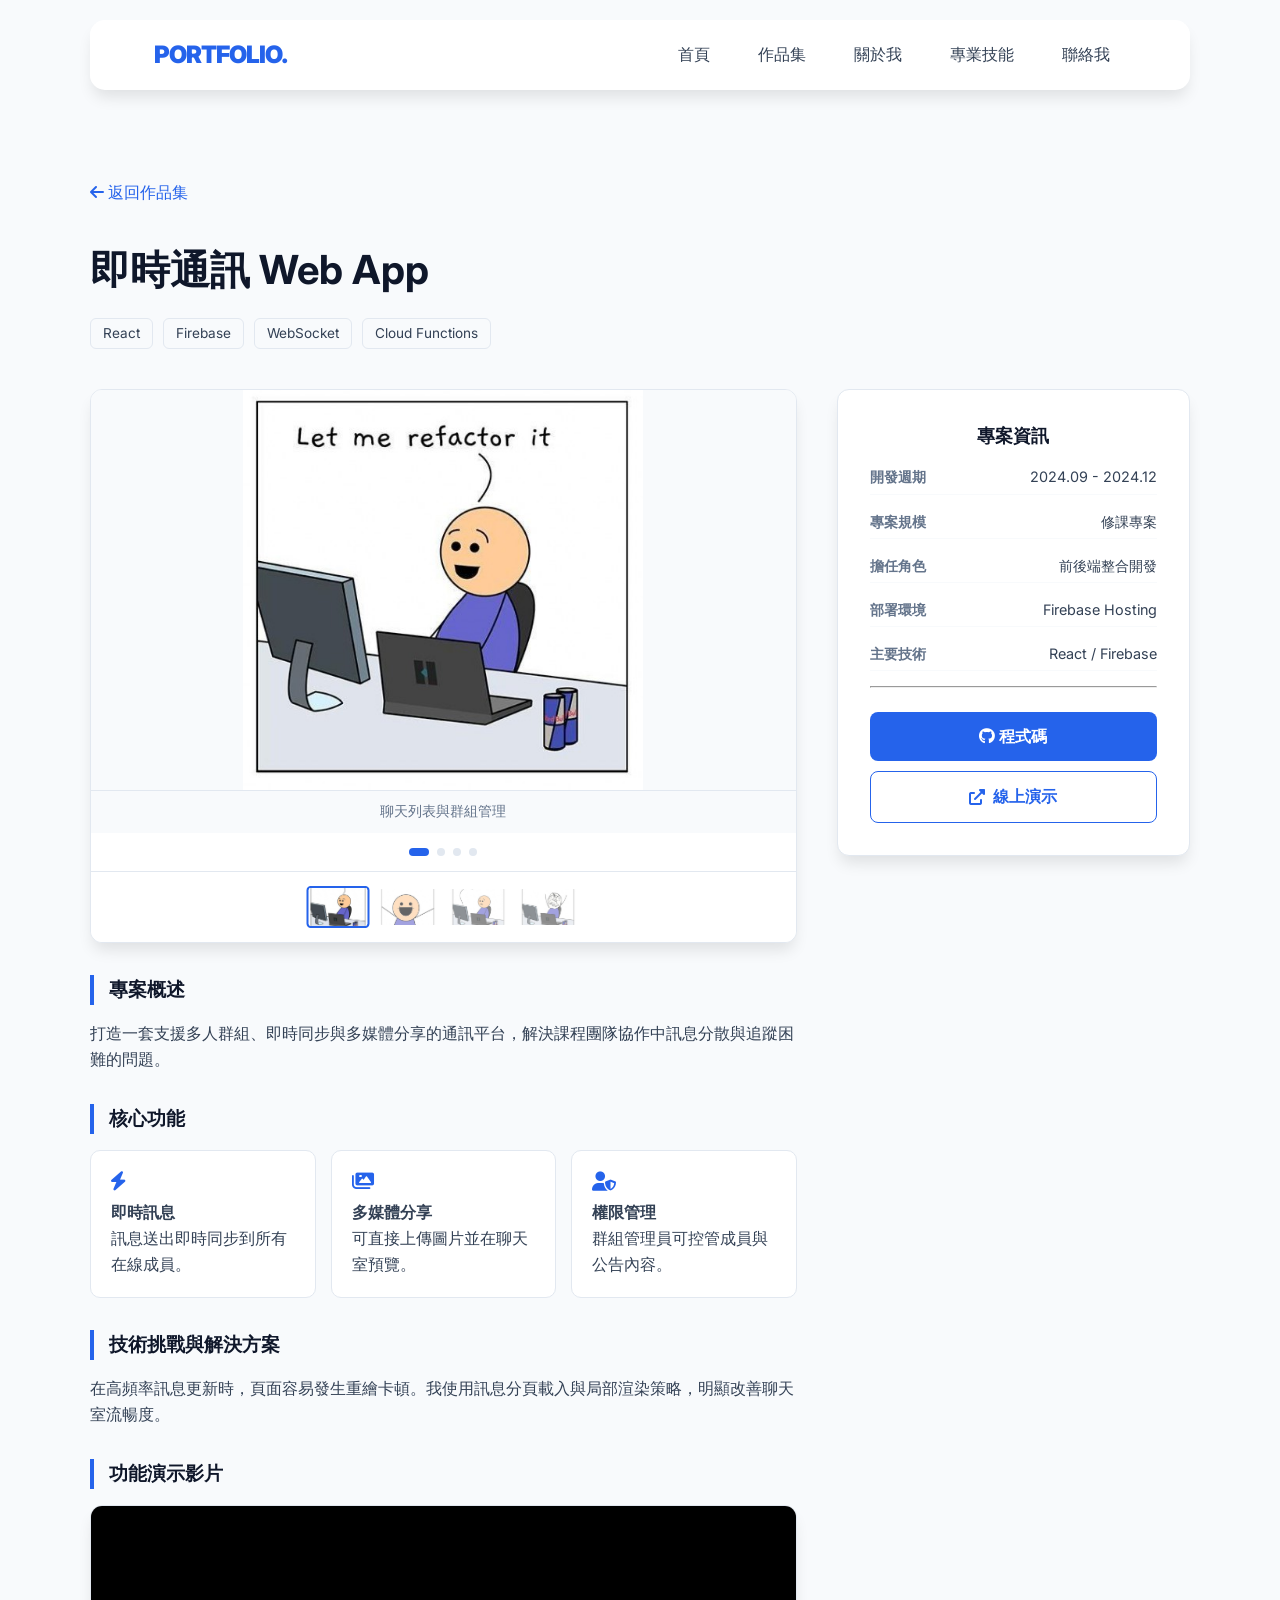
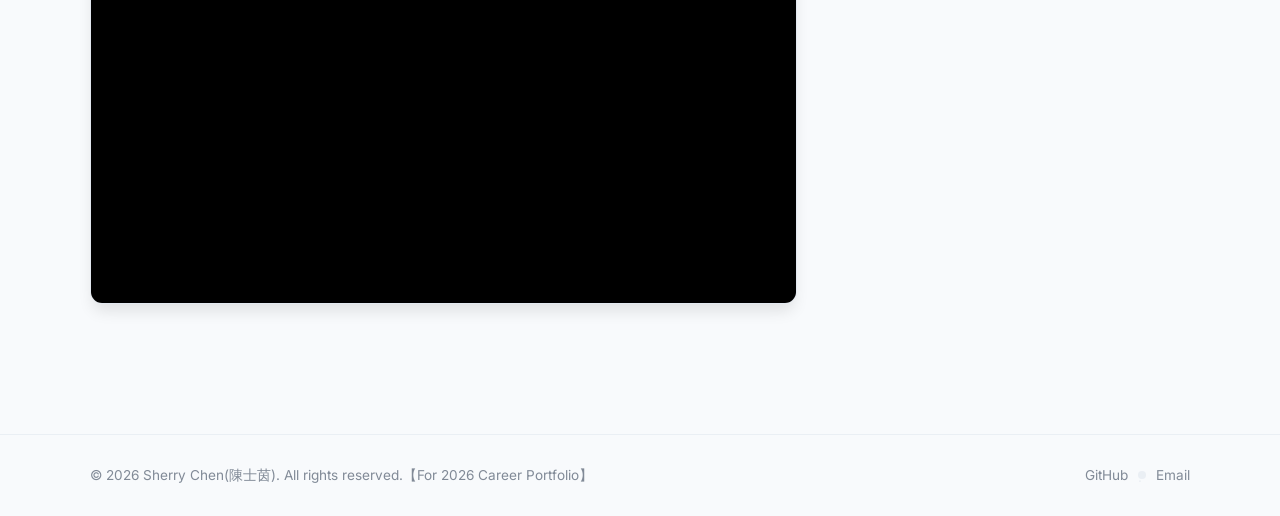
<file: projects/project-chat.html>
﻿<!DOCTYPE html>
<html lang="zh-Hant">

<head>
    <meta charset="UTF-8">
    <meta name="viewport" content="width=device-width, initial-scale=1.0">
    <title>即時通訊 Web App | 專案詳情</title>
    <link rel="stylesheet" href="../css/style.css">
    <link rel="stylesheet" href="../css/projectDetails.css">
    <link rel="stylesheet" href="https://cdnjs.cloudflare.com/ajax/libs/font-awesome/6.0.0/css/all.min.css">
</head>

<body>
    <div id="navbar-include"></div>

    <main class="container">
        <section class="project-detail">
            <a href="../projects.html" class="back-link"><i class="fas fa-arrow-left"></i> 返回作品集</a>

            <div class="detail-header">
                <h1>即時通訊 Web App</h1>
                <div class="detail-tags">
                    <span>React</span>
                    <span>Firebase</span>
                    <span>WebSocket</span>
                    <span>Cloud Functions</span>
                </div>
            </div>

            <div class="detail-content">
                <div class="detail-main">
                    <div class="media-box slider-container">
                        <div class="slider-wrapper" id="sliderWrapper">
                            <div class="slide">
                                <img src="../images/pic-2.jpg" alt="聊天列表介面">
                                <p class="media-caption">聊天列表與群組管理</p>
                            </div>
                            <div class="slide">
                                <img src="../images/pic-1.jpg" alt="對話視窗介面">
                                <p class="media-caption">即時對話與訊息同步</p>
                            </div>
                            <div class="slide">
                                <img src="../images/pic-3.jpg" alt="圖片分享介面">
                                <p class="media-caption">圖片上傳與檔案預覽</p>
                            </div>
                            <div class="slide">
                                <img src="../images/pic-4.jpg" alt="手機版介面">
                                <p class="media-caption">手機版響應式聊天室</p>
                            </div>
                        </div>

                        <div class="slider-dots" id="sliderDots"></div>
                        <div class="slider-thumbs" id="sliderThumbs"></div>
                    </div>

                    <div class="info-section">
                        <h3> 專案概述</h3>
                        <p>打造一套支援多人群組、即時同步與多媒體分享的通訊平台，解決課程團隊協作中訊息分散與追蹤困難的問題。</p>
                    </div>

                    <div class="info-section">
                        <h3> 核心功能</h3>
                        <div class="feature-grid">
                            <div class="feature-card">
                                <i class="fas fa-bolt"></i>
                                <strong>即時訊息</strong>
                                <p>訊息送出即時同步到所有在線成員。</p>
                            </div>
                            <div class="feature-card">
                                <i class="fas fa-images"></i>
                                <strong>多媒體分享</strong>
                                <p>可直接上傳圖片並在聊天室預覽。</p>
                            </div>
                            <div class="feature-card">
                                <i class="fas fa-user-shield"></i>
                                <strong>權限管理</strong>
                                <p>群組管理員可控管成員與公告內容。</p>
                            </div>
                        </div>
                    </div>

                    <div class="info-section">
                        <h3> 技術挑戰與解決方案</h3>
                        <p>在高頻率訊息更新時，頁面容易發生重繪卡頓。我使用訊息分頁載入與局部渲染策略，明顯改善聊天室流暢度。</p>
                    </div>

                    <div class="info-section">
                        <h3> 功能演示影片</h3>
                        <div class="media-box project-video">
                            <div class="video-wrapper">
                                <iframe src="https://www.youtube.com/embed/oC_TCTbs4PE"
                                    title="專案演示影片" frameborder="0"
                                    allow="accelerometer; autoplay; clipboard-write; encrypted-media; gyroscope; picture-in-picture; web-share"
                                    referrerpolicy="strict-origin-when-cross-origin" allowfullscreen></iframe>
                            </div>
                        </div>
                    </div>
                </div>

                <aside class="detail-sidebar">
                    <div class="sidebar-box">
                        <h4>專案資訊</h4>
                        <ul class="sidebar-info-list">
                            <li><span>開發週期</span> 2024.09 - 2024.12</li>
                            <li><span>專案規模</span> 修課專案</li>
                            <li><span>擔任角色</span> 前後端整合開發</li>
                            <li><span>部署環境</span> Firebase Hosting</li>
                            <li><span>主要技術</span> React / Firebase</li>
                        </ul>
                        <hr>
                        <div class="project-links">
                            <a href="#" class="btn-primary" target="_blank" rel="noopener noreferrer"><i class="fab fa-github"></i> 程式碼</a>
                            <a href="#" class="btn-secondary" target="_blank" rel="noopener noreferrer"><i class="fas fa-external-link-alt"></i>
                                線上演示</a>
                        </div>
                    </div>
                </aside>
            </div>
        </section>
    </main>

    <script src="../js/script.js"></script>
    <script src="../js/projectDetails.js"></script>
</body>

</html>
</file>
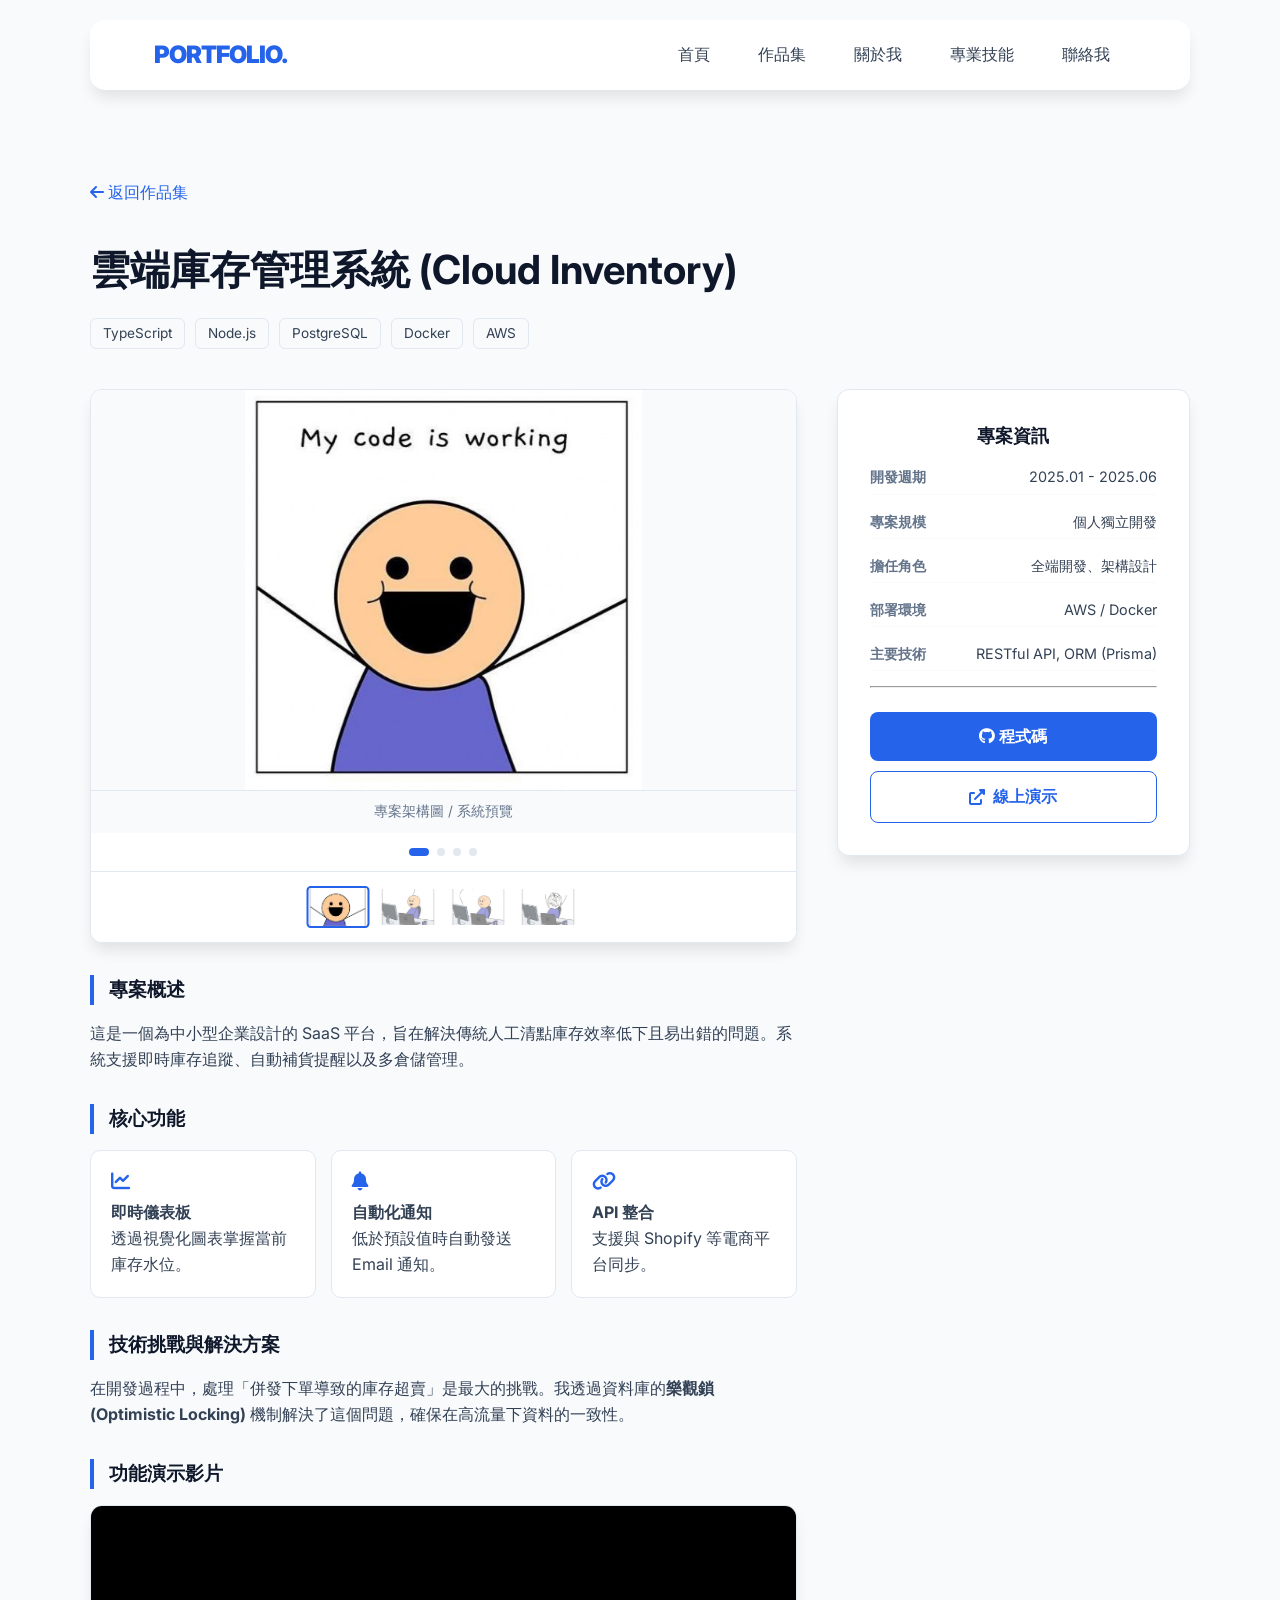
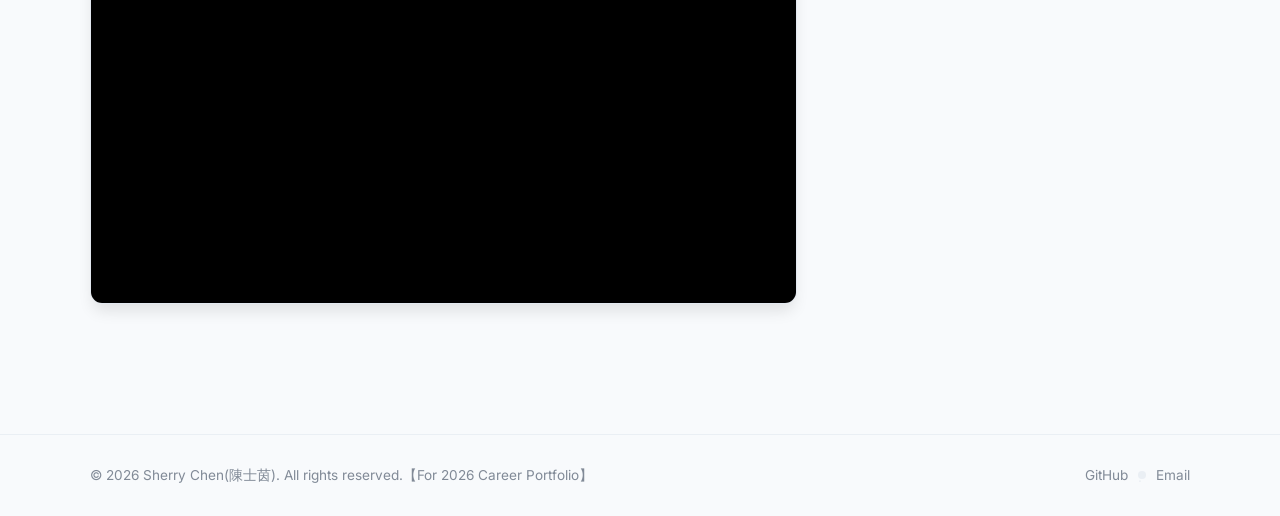
<file: projects/project-cloud.html>
﻿<!DOCTYPE html>
<html lang="zh-Hant">

<head>
    <meta charset="UTF-8">
    <meta name="viewport" content="width=device-width, initial-scale=1.0">
    <title>雲端庫存管理系統 | 專案詳情</title>
    <link rel="stylesheet" href="../css/style.css">
    <link rel="stylesheet" href="../css/projectDetails.css">
    <link rel="stylesheet" href="https://cdnjs.cloudflare.com/ajax/libs/font-awesome/6.0.0/css/all.min.css">
</head>

<body>
    <div id="navbar-include"></div>

    <main class="container">
        <section class="project-detail">
            <a href="../projects.html" class="back-link">
                <i class="fas fa-arrow-left"></i> 返回作品集
            </a>

            <div class="detail-header">
                <h1>雲端庫存管理系統 (Cloud Inventory)</h1>
                <div class="detail-tags">
                    <span>TypeScript</span>
                    <span>Node.js</span>
                    <span>PostgreSQL</span>
                    <span>Docker</span>
                    <span>AWS</span>
                </div>
            </div>

            <div class="detail-content">
                <div class="detail-main">
                    <div class="media-box slider-container">
                        <div class="slider-wrapper" id="sliderWrapper">
                            <div class="slide">
                                <img src="../images/pic-1.jpg" alt="專案架構圖">
                                <p class="media-caption">專案架構圖 / 系統預覽</p>
                            </div>
                            <div class="slide">
                                <img src="../images/pic-2.jpg" alt="介面預覽">
                                <p class="media-caption">主要儀表板介面1</p>
                            </div>
                            <div class="slide">
                                <img src="../images/pic-3.jpg" alt="介面預覽">
                                <p class="media-caption">主要儀表板介面2</p>
                            </div>
                            <div class="slide">
                                <img src="../images/pic-4.jpg" alt="介面預覽">
                                <p class="media-caption">主要儀表板介面3</p>
                            </div>
                        </div>

                        <div class="slider-dots" id="sliderDots"></div>
                        <div class="slider-thumbs" id="sliderThumbs"></div>
                    </div>

                    <div class="info-section">
                        <h3> 專案概述</h3>
                        <p>這是一個為中小型企業設計的 SaaS 平台，旨在解決傳統人工清點庫存效率低下且易出錯的問題。系統支援即時庫存追蹤、自動補貨提醒以及多倉儲管理。</p>
                    </div>

                    <div class="info-section">
                        <h3> 核心功能</h3>
                        <div class="feature-grid">
                            <div class="feature-card">
                                <i class="fas fa-chart-line"></i>
                                <strong>即時儀表板</strong>
                                <p>透過視覺化圖表掌握當前庫存水位。</p>
                            </div>
                            <div class="feature-card">
                                <i class="fas fa-bell"></i>
                                <strong>自動化通知</strong>
                                <p>低於預設值時自動發送 Email 通知。</p>
                            </div>
                            <div class="feature-card">
                                <i class="fas fa-link"></i>
                                <strong>API 整合</strong>
                                <p>支援與 Shopify 等電商平台同步。</p>
                            </div>
                        </div>
                    </div>

                    <div class="info-section">
                        <h3> 技術挑戰與解決方案</h3>
                        <p>在開發過程中，處理「併發下單導致的庫存超賣」是最大的挑戰。我透過資料庫的<strong>樂觀鎖 (Optimistic Locking)</strong>
                            機制解決了這個問題，確保在高流量下資料的一致性。</p>
                    </div>

                    <div class="info-section">
                        <h3> 功能演示影片</h3>
                        <div class="media-box project-video">
                            <div class="video-wrapper">
                                <iframe src="https://www.youtube.com/embed/oC_TCTbs4PE"
                                    title="專案演示影片" frameborder="0"
                                    allow="accelerometer; autoplay; clipboard-write; encrypted-media; gyroscope; picture-in-picture; web-share"
                                    referrerpolicy="strict-origin-when-cross-origin" allowfullscreen></iframe>
                            </div>
                        </div>
                    </div>
                </div>

                <aside class="detail-sidebar">
                    <div class="sidebar-box">
                        <h4>專案資訊</h4>
                        <ul class="sidebar-info-list">
                            <li><span>開發週期</span> 2025.01 - 2025.06</li>
                            <li><span>專案規模</span> 個人獨立開發</li>
                            <li><span>擔任角色</span> 全端開發、架構設計</li>
                            <li><span>部署環境</span> AWS / Docker</li>
                            <li><span>主要技術</span> RESTful API, ORM (Prisma)</li>
                        </ul>
                        <hr>
                        <div class="project-links">
                            <a href="#" class="btn-primary" target="_blank" rel="noopener noreferrer"><i class="fab fa-github"></i> 程式碼</a>
                            <a href="#" class="btn-secondary" target="_blank" rel="noopener noreferrer"><i class="fas fa-external-link-alt"></i>
                                線上演示</a>
                        </div>
                    </div>
                </aside>
            </div>
        </section>
    </main>

    <script src="../js/script.js"></script>
    <script src="../js/projectDetails.js"></script>
</body>

</html>
</file>
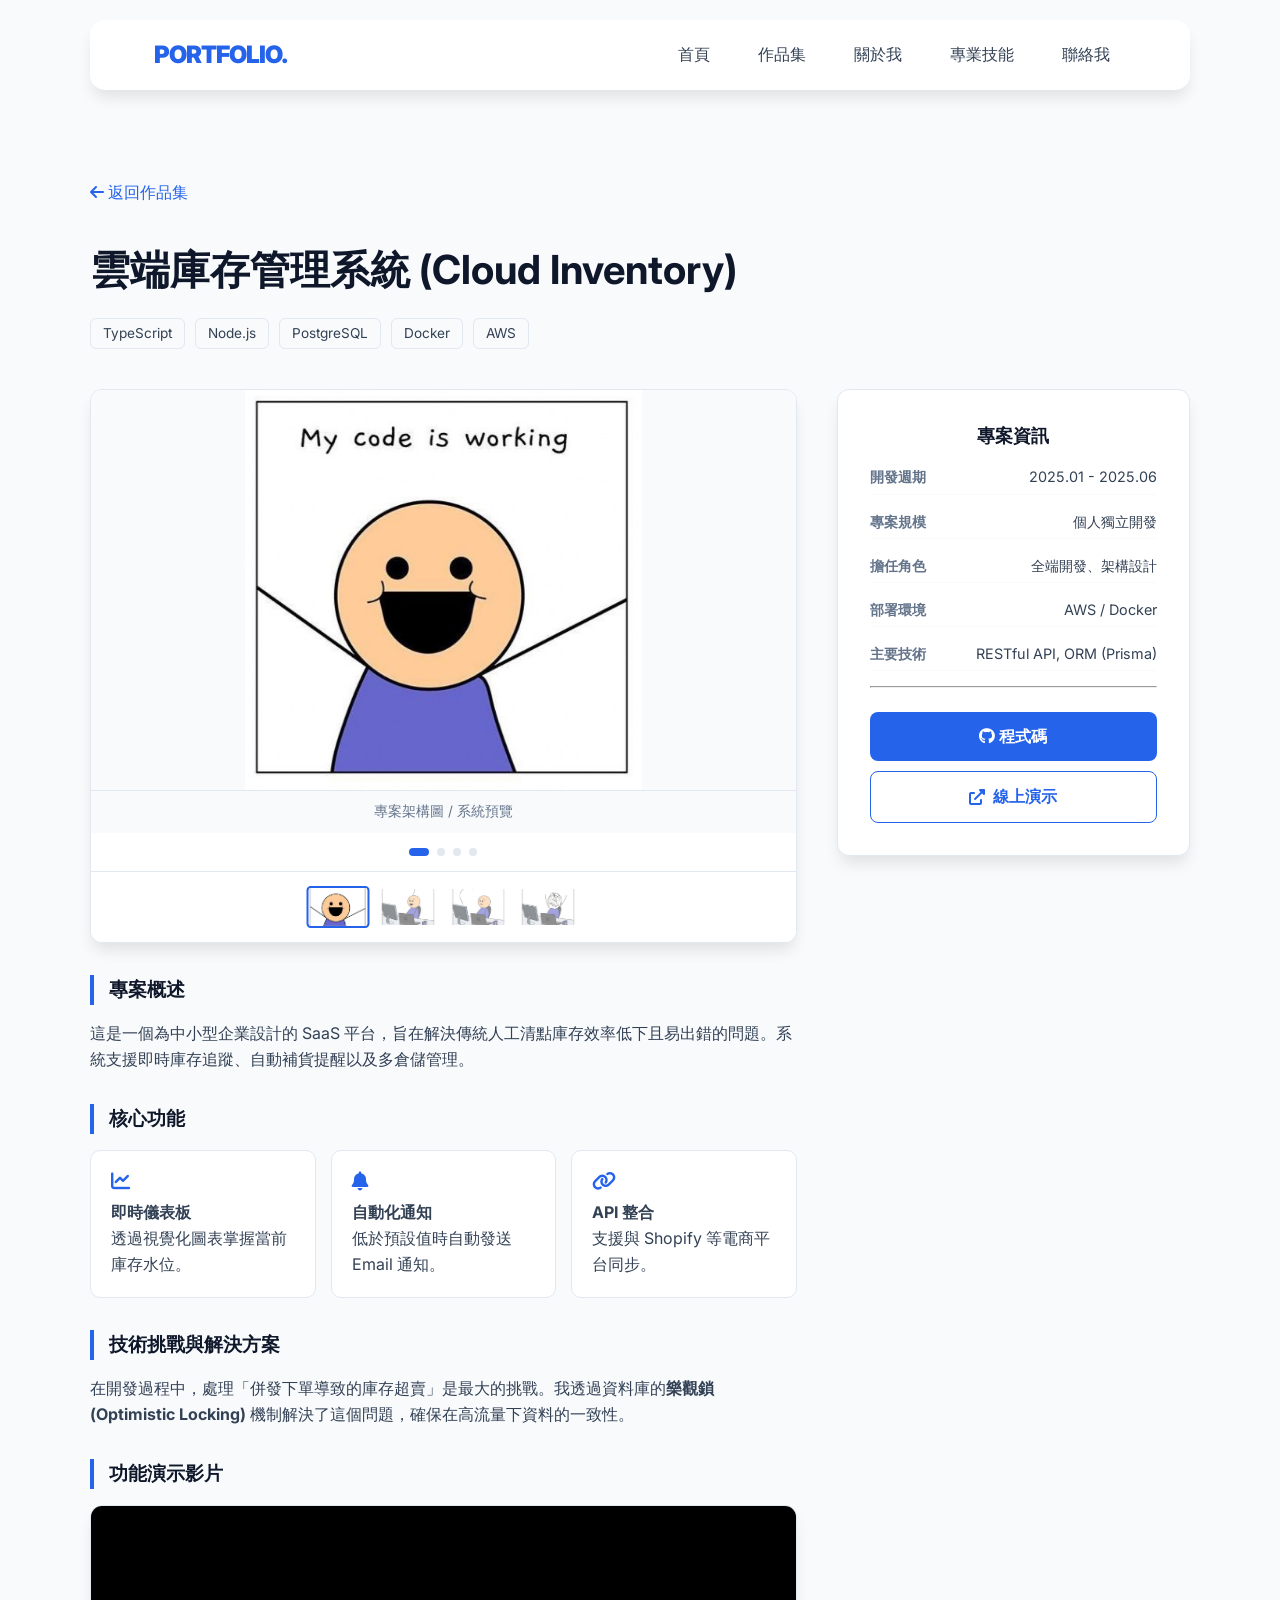
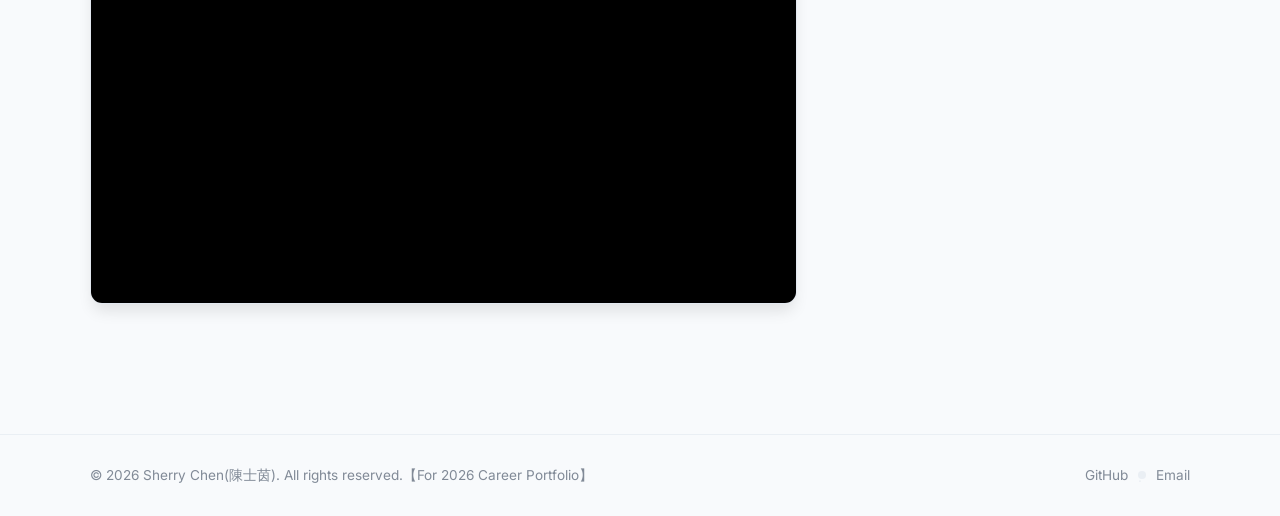
<file: projects/project-detail.html>
﻿<!DOCTYPE html>
<html lang="zh-Hant">

<head>
    <meta charset="UTF-8">
    <meta name="viewport" content="width=device-width, initial-scale=1.0">
    <title>專案詳情 | Engineer Portfolio</title>
    <link rel="stylesheet" href="../css/style.css">
    <link rel="stylesheet" href="../css/projectDetails.css">
    <link rel="stylesheet" href="https://cdnjs.cloudflare.com/ajax/libs/font-awesome/6.0.0/css/all.min.css">
</head>

<body>
    <div id="navbar-include"></div>

    <main class="container">
        <section class="project-detail">
            <a href="../projects.html" class="back-link"><i class="fas fa-arrow-left"></i> 返回作品集</a>

            <div class="detail-header">
                <h1>雲端庫存管理系統 (Cloud Inventory)</h1>
                <div class="detail-tags">
                    <span>TypeScript</span>
                    <span>Node.js</span>
                    <span>PostgreSQL</span>
                    <span>Docker</span>
                    <span>AWS</span>
                </div>
            </div>

            <div class="detail-content">
                <div class="detail-main">
                    <div class="media-box slider-container">
                        <div class="slider-wrapper" id="sliderWrapper">
                            <div class="slide">
                                <img src="../images/pic-1.jpg" alt="專案架構圖">
                                <p class="media-caption">專案架構圖 / 系統預覽</p>
                            </div>
                            <div class="slide">
                                <img src="../images/pic-2.jpg" alt="介面預覽">
                                <p class="media-caption">主要儀表板介面1</p>
                            </div>
                            <div class="slide">
                                <img src="../images/pic-3.jpg" alt="介面預覽">
                                <p class="media-caption">主要儀表板介面2</p>
                            </div>
                            <div class="slide">
                                <img src="../images/pic-4.jpg" alt="介面預覽">
                                <p class="media-caption">主要儀表板介面3</p>
                            </div>
                        </div>

                        <div class="slider-dots" id="sliderDots"></div>
                        <div class="slider-thumbs" id="sliderThumbs"></div>
                    </div>

                    <div class="info-section">
                        <h3> 專案概述</h3>
                        <p>這是一個為中小型企業設計的 SaaS 平台，旨在解決傳統人工清點庫存效率低下且易出錯的問題。系統支援即時庫存追蹤、自動補貨提醒以及多倉儲管理。</p>
                    </div>

                    <div class="info-section">
                        <h3> 核心功能</h3>
                        <div class="feature-grid">
                            <div class="feature-card">
                                <i class="fas fa-chart-line"></i>
                                <strong>即時儀表板</strong>
                                <p>透過視覺化圖表掌握當前庫存水位。</p>
                            </div>
                            <div class="feature-card">
                                <i class="fas fa-bell"></i>
                                <strong>自動化通知</strong>
                                <p>低於預設值時自動發送 Email 通知。</p>
                            </div>
                            <div class="feature-card">
                                <i class="fas fa-link"></i>
                                <strong>API 整合</strong>
                                <p>支援與 Shopify 等電商平台同步。</p>
                            </div>
                        </div>
                    </div>

                    <div class="info-section">
                        <h3> 技術挑戰與解決方案</h3>
                        <p>在開發過程中，處理「併發下單導致的庫存超賣」是最大的挑戰。我透過資料庫的<strong>樂觀鎖 (Optimistic Locking)</strong>
                            機制解決了這個問題，確保在高流量下資料的一致性。</p>
                    </div>

                    <div class="info-section">
                        <h3> 功能演示影片</h3>
                        <div class="media-box project-video">
                            <div class="video-wrapper">
                                <iframe src="https://www.youtube.com/embed/oC_TCTbs4PE"
                                    title="專案演示影片" frameborder="0"
                                    allow="accelerometer; autoplay; clipboard-write; encrypted-media; gyroscope; picture-in-picture; web-share"
                                    referrerpolicy="strict-origin-when-cross-origin" allowfullscreen></iframe>
                            </div>
                        </div>
                    </div>
                </div>

                <aside class="detail-sidebar">
                    <div class="sidebar-box">
                        <h4>專案資訊</h4>
                        <ul class="sidebar-info-list">
                            <li><span>開發週期</span> 2025.01 - 2025.06</li>
                            <li><span>專案規模</span> 個人獨立開發</li>
                            <li><span>擔任角色</span> 全端開發、架構設計</li>
                            <li><span>部署環境</span> AWS / Docker</li>
                            <li><span>主要技術</span> RESTful API, ORM (Prisma)</li>
                        </ul>
                        <hr>
                        <div class="project-links">
                            <a href="#" class="btn-primary" target="_blank" rel="noopener noreferrer"><i class="fab fa-github"></i> 程式碼</a>
                            <a href="#" class="btn-secondary" target="_blank" rel="noopener noreferrer"><i class="fas fa-external-link-alt"></i>
                                線上演示</a>
                        </div>
                    </div>
                </aside>

            </div>
        </section>
    </main>

    <script src="../js/script.js"></script>
    <script src="../js/projectDetails.js"></script>
</body>

</html>
</file>
<file: css/style.css>
@import url('https://fonts.googleapis.com/css2?family=Inter:wght@400;500;600;700;800;900&display=swap');

/* --- 1. 全域變數與重設 --- */
:root {
    --primary   : #2563eb;
    --primary-10: rgba(37, 99, 235, 0.1);
    --dark      : #0f172a;
    --text      : #334155;
    --slate     : #475569;
    --muted     : #64748b;
    --light     : #f8fafc;
    --surface   : #f1f5f9;
    --white     : #ffffff;
    --shadow    : 0 10px 15px -3px rgba(0, 0, 0, 0.1);
    --shadow-sm : 0 4px 6px -1px rgba(0, 0, 0, 0.05);
    --shadow-md : 0 10px 15px -3px rgba(37, 99, 235, 0.1);
    --border    : #e2e8f0;
    --radius-lg : 12px;
    --transition: 0.2s ease;
}

* {
    margin    : 0;
    padding   : 0;
    box-sizing: border-box;
}

body {
    font-family: 'Inter', system-ui, -apple-system, sans-serif;
    line-height: 1.6;
    color      : var(--text);
    background : var(--light);
    /* 重要：預留空間給固定在頂部的導覽列，避免內容被遮擋 */
    padding-top: 100px;
    overflow-x: hidden;
}

html {
    overflow-x: hidden;
}

.container {
    width    : min(1100px, 92%);
    margin   : 0 auto;
}

/* 副標題 */
.sub-title {
    text-align   : center;
    margin-bottom: 40px;
    font-size    : 1.8rem;
    color        : #0f172a;
}

.text-center {
    text-align: center;
}

.section-divider {
    border    : 0;
    height    : 1px;
    background: linear-gradient(to right, transparent, var(--border), transparent);
    margin    : 1rem 0;
}


/* --- 2. 導覽列 (Navbar) 核心邏輯 --- */
.navbar {
    /* 真正固定在視窗頂部 */
    position : fixed;
    top      : 20px;
    /* 頂部留白，產生漂浮感 */
    left     : 50%;
    /* 配合 transform 達成水平置中 */
    transform: translateX(-50%);
    z-index  : 1000;

    width        : 95%;
    max-width    : 1100px;
    background   : var(--white);
    padding      : 1rem 0;
    border-radius: 15px;
    /* 圓角漂浮外框 */
    box-shadow   : var(--shadow);
    transition   : all 0.3s cubic-bezier(0.4, 0, 0.2, 1);
}

/* 當網頁向下捲動超過 20px 時的樣式 (經由 JS 加入 .scrolled) */
.navbar.scrolled {
    top                    : 10px;
    /* 捲動時稍微往上靠攏 */
    padding                : 0.7rem 0;
    background             : rgba(255, 255, 255, 0.9);
    -webkit-backdrop-filter: blur(10px);
    /* 磨砂玻璃效果 */
    backdrop-filter        : blur(10px);
}

.navbar .container {
    display        : flex;
    justify-content: space-between;
    align-items    : center;
    padding        : 0 20px;
}

/* --- 3. 導覽列元素樣式 --- */
.logo {
    font-size      : 1.5rem;
    font-family    : 'Inter', 'Segoe UI', -apple-system, sans-serif;
    font-weight    : 900;
    color          : var(--primary);
    text-decoration: none;
    letter-spacing : -1px;
}

.nav-links {
    display   : flex;
    list-style: none;
    gap       : 1rem;
}

.nav-links a {
    text-decoration: none;
    color          : var(--text);
    font-weight    : 500;
    padding        : 8px 16px;
    border-radius  : 8px;
    transition     : 0.3s ease;
}

.nav-links a:hover {
    color     : var(--primary);
    background: var(--light);
}

/* 當前頁面高亮 */
.nav-links a.active {
    background-color: var(--primary);
    color           : #ffffff !important;
}

/* --- 4. 漢堡選單圖形 (僅在手機版顯示) --- */
.menu-toggle {
    display       : none;
    /* 電腦版隱藏 */
    flex-direction: column;
    gap           : 5px;
    background    : none;
    border        : none;
    cursor        : pointer;
    padding       : 5px;
}

.bar {
    width           : 25px;
    height          : 3px;
    background-color: var(--dark);
    border-radius   : 3px;
    transition      : 0.3s ease;
}

/* --- 5. 內容區段樣式 (Hero & Section) --- */
section {
    padding: clamp(52px, 7vw, 80px) 0;
}

/* Hero 主容器 */
.hero {
    display        : flex;
    align-items    : center;
    justify-content: space-between;
    min-height     : 80vh;
    gap            : clamp(1.25rem, 3vw, 2.5rem);
    padding        : clamp(1.25rem, 4vw, 2.5rem) 0;
    max-width      : 100%;
    overflow-x     : hidden;
}

/* --- 左側內容 --- */
.hero-left {
    flex   : 1;
    z-index: 2;
}

.hero-left h1 {
    font-size    : clamp(2rem, 5vw, 3rem);
    color        : var(--dark);
    margin-bottom: 0.5rem;
}

.typing-container {
    font-size    : clamp(1.2rem, 3vw, 1.8rem);
    font-weight  : 600;
    margin-bottom: 1.5rem;
    min-height   : 2.2rem;
    /* 固定高度防止跳動 */
}

.hero-left p {
    font-size : clamp(1rem, 1.5vw, 1.1rem);
    max-width : 60ch;
}

.hero-right {
    flex           : 1;
    position       : relative;
    display        : flex;
    justify-content: center;
    align-items    : center;
    min-height     : 360px;
}

.primary-text {
    color: var(--primary);
}

.cursor {
    animation: blink 0.7s infinite;
}

/* --- 右側視覺 --- */
/* 背景代碼圖片飾點 */
.code-img-decoration {
    position      : absolute;
    width         : min(100%, 520px);
    max-width     : 450px;
    /* 防止太寬撐開頁面 */
    opacity       : 0.15;
    /* 控制透明度，不要太搶戲 */
    z-index       : 1;
    transform     : rotate(-12deg) skewX(5deg);
    /* 傾斜感 */
    pointer-events: none;
    /* 讓滑鼠可以穿透圖片，不影響點擊 */
    filter        : blur(2px) grayscale(1);
    /* 微量模糊並去色，增加質感 */
    transition    : filter .22s ease, transform .24s ease;
    left          : 50%;
    top           : 50%;
    transform     : translate(-50%, -50%) rotate(-12deg) skewX(5deg);
}

/* 形象圖包裝（這部分可以做圓形或有機形狀） */
/* 個人形象照容器 */
.profile-image-wrapper {
    position     : relative;
    z-index      : 2;
    /* 確保在背景圖片之上 */
    width        : clamp(240px, 32vw, 350px);
    height       : clamp(240px, 32vw, 350px);
    border-radius: 30% 70% 70% 30% / 30% 30% 70% 70%;
    background   : linear-gradient(45deg, var(--primary), #60a5fa);
    overflow     : hidden;
    box-shadow   : var(--shadow);
    /* 增加輕微的浮動動畫 */
    animation    : float 6s ease-in-out infinite;
    transition   : opacity .28s ease, transform .24s ease, border-radius .24s ease, box-shadow .24s ease;
}

.hero-right.temp-layer-swap .code-img-decoration {
    z-index   : 3;
    filter    : blur(0.7px) grayscale(0.3);
    transform : translate(-50%, -50%) rotate(-8deg) skewX(3deg) scale(1.05);
}

.hero-right.temp-layer-swap .profile-image-wrapper {
    z-index       : 1;
    opacity       : 0;
    pointer-events: none;
}

.profile-img {
    width     : 100%;
    height    : 100%;
    object-fit: cover;
    /* 讓圖片與背景色融合，更有設計感 */
    display: block; /* 防止圖片下方出現微小間隙 */
}

/* 輔助動畫 */
@keyframes blink {
    50% {
        opacity: 0;
    }
}

@keyframes float {

    0%,
    100% {
        transform: translateY(0);
    }

    50% {
        transform: translateY(-10px);
    }
}


.cta-container {
    padding-top: 50px;
    display    : flex;
    gap        : 12px;
    flex-wrap  : wrap;
}

.btn-primary {
    display        : inline-block;
    padding        : 12px 30px;
    background     : var(--primary);
    color          : white;
    text-decoration: none;
    border-radius  : 8px;
    font-weight    : 600;
    transition     : 0.3s;
}

.btn-primary:hover {
    transform : translateY(-2px);
    box-shadow: 0 5px 15px rgba(37, 99, 235, 0.3);
}

/* 次要按鈕樣式 */
.btn-secondary {
    display        : inline-block;
    padding        : 12px 30px;
    color          : var(--primary);
    text-decoration: none;
    border         : 1px solid var(--primary);
    border-radius  : 8px;
    font-weight    : 600;
    transition     : 0.3s;
}

.btn-secondary:hover {
    background: rgba(37, 99, 235, 0.05);
}

/* --- 頁尾 (Footer) --- */
/* --- 極簡頁尾樣式 --- */
.minimal-footer {
    padding   : 30px 0;
    margin-top: 50px;
    border-top: 1px solid var(--border);
    /* 極細的分隔線 */
    opacity   : 0.6;
    /* 讓整體呈現半透明感 */
    transition: opacity 0.3s;
}

.minimal-footer:hover {
    opacity: 1;
    /* 滑鼠移上去才變清晰 */
}

.footer-sub {
    display        : flex;
    justify-content: space-between;
    align-items    : center;
    font-size      : 0.85rem;
    color          : var(--text);
}

.footer-dot-links {
    display    : flex;
    align-items: center;
    gap        : 10px;
}

.footer-dot-links a {
    color          : var(--text);
    text-decoration: none;
    transition     : color 0.3s;
}

.footer-dot-links a:hover {
    color: var(--primary);
}

.dot {
    color: var(--border);
}

/* --- 跑馬燈 (Marquee) --- */
.marquee-section {
    /* 調整這裡控制整體區塊的高度感受 (上 40px, 下 40px) */
    padding : 40px 0;
    overflow: hidden;
}

.marquee-section h1 {
    text-align: center;

}

.marquee-wrapper {
    display           : flex;
    overflow          : hidden;
    -webkit-user-select: none;
    user-select       : none;
    padding           : 20px 0;
}

.marquee-content {
    display      : flex;
    gap          : 1.5rem;
    animation    : scroll-marquee 40s linear infinite;
}

.marquee-item {
    flex            : 0 0 420px;
    padding         : 1.8rem;
    background      : var(--white);
    border-radius   : 16px;
    border          : 1px solid var(--border);
    display         : flex;
    flex-direction  : column;
    justify-content : flex-start;
    gap             : 1.2rem;
    text-decoration : none;
    color           : inherit;
    transition      : all 0.3s ease;
    min-height      : 240px;
}

.marquee-item:hover {
    transform   : translateY(-8px);
    border-color: var(--primary);
    box-shadow  : 0 12px 24px rgba(0, 0, 0, 0.1);
}

.marquee-wrapper:hover .marquee-content {
    animation-play-state: paused;
}

.item-header {
    display      : flex;
    align-items  : center;
    gap          : 1rem;
}

.marquee-visual {
    width               : 56px;
    height              : 56px;
    border-radius       : 12px;
    overflow            : hidden;
    flex-shrink         : 0;
    border              : 2px solid rgba(255, 255, 255, 0.2);
}

.marquee-info {
    flex: 1;
}

.marquee-info h4 {
    font-size    : 1.1rem;
    color        : var(--dark);
    margin-bottom: 0;
    font-weight  : 600;
    line-height  : 1.3;
}

.item-desc {
    font-size    : 0.95rem;
    color        : var(--text);
    line-height  : 1.5;
    margin       : 0;
    display      : -webkit-box;
    -webkit-line-clamp: 3;
    line-clamp   : 3;
    -webkit-box-orient: vertical;
    overflow     : hidden;
    text-overflow: ellipsis;
    text-align   : left;
    align-self   : stretch;
}

.item-kpi {
    display    : inline-block;
    align-self : flex-start;
    font-size  : 0.8rem;
    font-weight: 500;
    line-height: 1.4;
    margin     : 0;
    color      : #475569;
    background : #f1f5f9;
    border-radius: 4px;
    padding    : 0.2rem 0.55rem;
}

.item-kpi::before {
    content: "✦ ";
    color  : var(--primary);
}

.item-tags {
    display   : flex;
    flex-wrap : wrap;
    column-gap: 0.45rem;
    row-gap   : 0.35rem;
    margin-top: -0.45rem;
}

.tag {
    font-size: 0.75rem;
    padding: 2px 10px;
    background: var(--border);
    color: var(--text);
    border-radius: 4px;
}

.hashTag {
    font-size: 0.75rem;
    padding: 2px 10px;
    background: #b6d5f7;
    color: #53607e;
    border-radius: 4px;
    font-weight: 600;
}

/* 跑馬燈無縫滾動動畫 */
@keyframes scroll-marquee {
    from {
        transform: translateX(0);
    }

    to {
        transform: translateX(-50%);
    }
}




/* 平板版本 */
@media (min-width: 769px) and (max-width: 1024px) {
    .hero {
        min-height: auto;
    }

    .hero-left h1 {
        font-size: clamp(2.1rem, 4.2vw, 2.6rem);
    }

    .marquee-item {
        flex      : 0 0 360px;
        min-height: 0;
        height    : auto;
    }

    .item-desc {
        -webkit-line-clamp: 5;
        line-clamp        : 5;
    }
}

/* --- 6. 手機版 RWD 回應式設計 --- */
@media (max-width: 768px) {

    /* 顯示漢堡按鈕 */
    .menu-toggle {
        display: flex;
    }

    /* 將選單收納並隱藏 */
    .nav-links {
        display       : none;
        /* 預設隱藏 */
        flex-direction: column;
        position      : absolute;
        top           : calc(100% + 15px);
        /* 出現在導覽列下方一點點 */
        left          : 0;
        width         : 100%;
        background    : var(--white);
        padding       : 1.5rem;
        border-radius : 15px;
        box-shadow    : var(--shadow);
        gap           : 0.8rem;
    }

    /* 當 JS 切換 .active 類別時顯示選單 */
    .nav-links.active {
        display: flex;
    }

    .hero {
        flex-direction : column-reverse;
        /* 手機版圖片在上，文字在下 */
        text-align     : center;
        /* 文字置中 */
        justify-content: center;
        align-items    : center;
        /* 關鍵：確保所有子元素在水平方向置中 */
        gap            : 2rem;
        padding        : 40px 0;
        min-height     : auto;
    }

    .hero-left {
        width: 100%;
    }



    .hero-right {
        width     : 100%;
        min-height: 280px;
    }

    .code-img-decoration {
        width    : 100%;
        transform: translate(-50%, -50%) rotate(-5deg);
        /* 手機版傾斜角度縮小 */
    }

    .profile-image-wrapper {
        width : min(76vw, 300px);
        /* 手機版稍微縮小圖片 */
        height: min(76vw, 300px);
        margin: 0 auto;
        /* 額外確保外邊距自動平衡 */
    }

    .cta-container {
        padding-top     : 28px;
        justify-content : center;
    }

    .btn-primary,
    .btn-secondary {
        width     : min(100%, 320px);
        text-align: center;
    }

    .navbar {
        top  : 10px;
        width: 94%;
    }

    body {
        padding-top: 88px;
    }

    /* 單列跑馬燈響應式 */
    .marquee-item {
        flex      : 0 0 86vw;
        max-width : 420px;
        min-height: 0;
        height    : auto;
    }

    .item-desc {
        display            : block;
        -webkit-line-clamp : unset;
        line-clamp         : unset;
        -webkit-box-orient : unset;
        overflow           : visible;
        text-overflow      : clip;
    }

    .footer-sub {
        flex-direction: column;
        gap           : 10px;
        text-align    : center;
    }
}

@media (max-width: 480px) {
    .container {
        width: 94%;
    }

    .hero-left h1 {
        font-size: clamp(1.6rem, 8vw, 2rem);
    }

    .typing-container {
        margin-bottom: 1rem;
    }

    .marquee-item {
        flex: 0 0 90vw;
    }
}
</file>
<file: css/about.css>
/* --- 關於我 (About) 基礎佈局 --- */

.about-grid {
    display: grid;
    grid-template-columns: 1.2fr 1fr;
    gap: var(--gap-lg, 50px);
    margin-bottom: var(--spacing-lg, 60px);
}

.status-badge {
    display: inline-block;
    padding: 4px 12px;
    background: var(--primary-10);
    color: var(--primary);
    border-radius: 20px;
    font-size: 0.85rem;
    font-weight: 600;
    margin-bottom: 15px;
}

.skills-box {
    background: var(--white);
    padding: 2rem;
    border-radius: var(--radius-lg);
    box-shadow: var(--shadow-sm);
}

.skill-tags {
    display   : flex;
    flex-wrap : wrap;
    gap       : 10px;
    margin-top: 1rem;
}

.skill-tags span {
    background: var(--light);
    padding: 5px 15px;
    border-radius: 20px;
    border: 1px solid var(--border);
    font-size: 0.85rem;
    color: var(--text);
    transition: background var(--transition), color var(--transition), transform var(--transition), border-color var(--transition);
    cursor: pointer;
}

.skill-tags span:hover,
.course-tags span:hover {
    background: var(--primary);
    color: var(--white);
    border-color: var(--primary);
    transform: translateY(-2px);
}

/* --- 教育背景 (Education) --- */
.education-container {
    margin-top: 60px;
}

.education-timeline {
    position    : relative;
    padding-left: 45px;
    margin-left : 20px;
}

.education-timeline::before {
    content: "";
    position: absolute;
    left: 0;
    top: 0;
    width: 2px;
    height: 100%;
    background: var(--border);
}

.edu-item {
    position: relative;
    background: var(--white);
    padding: 30px;
    border-radius: var(--radius-lg);
    border: 1px solid var(--border);
    box-shadow: var(--shadow-sm);
    margin-bottom: 35px;
    transition: all 0.3s ease;
}

.edu-dot {
    position: absolute;
    left: -54px;
    top: 35px;
    width: 18px;
    height: 18px;
    background: var(--white);
    border: 4px solid var(--primary);
    border-radius: 50%;
    z-index: 2;
    transition: 0.3s ease;
}

.edu-item:hover {
    transform   : translateX(10px);
    border-color: var(--primary);
}

/* 修正：滑過時圓點保持在原位不跟著卡片右移 */
.edu-item:hover .edu-dot {
    background: var(--primary);
    transform: translateX(-10px);
}

/* --- 卡片內部排版 (雙欄) --- */
.edu-header {
    display        : flex;
    justify-content: space-between;
    align-items    : center;
    margin-bottom  : 15px;
    border-bottom  : 1px solid #f1f5f9;
    padding-bottom : 10px;
}

.edu-header h4 {
    color: var(--dark);
    font-size: 1.2rem;
}

.edu-date {
    font-weight: 700;
    color: var(--primary);
    font-size: 0.9rem;
}

.edu-degree {
    font-weight: 600;
    color: var(--text);
    margin-bottom: 15px;
    font-size: 1.05rem;
}

.edu-info-grid {
    display              : grid;
    grid-template-columns: 1fr 3fr;
    gap                  : 30px;
    margin-top           : 20px;
}

.school-logo {
    width: 22px;
    height: 22px;
    vertical-align: middle;
    margin-right: 8px;
    object-fit: contain;
}

.edu-sub-section strong {
    display       : flex;
    align-items   : center;
    gap           : 8px;
    margin-bottom : 12px;
    font-size     : 1rem;
    color         : var(--dark);
    border-bottom : 2px solid var(--surface);
    padding-bottom: 5px;
}

.edu-details {
    list-style: none;
    padding   : 0;
}

.edu-details li {
    position     : relative;
    padding-left : 20px;
    margin-bottom: 10px;
    font-size    : 0.9rem;
    line-height  : 1.5;
}

.edu-details li::before {
    content: "✦";
    position: absolute;
    left: 0;
    color: var(--primary);
}

/* --- 課程標籤外層容器 --- */
.course-tags {
    display   : flex;
    flex-wrap : wrap;
    /* 自動換行，避免撐開容器 */
    gap       : 8px;
    /* 標籤之間的間距 */
    margin-top: 5px;
    /* 與標題的微調距離 */
}

/* --- 個別標籤樣式 --- */
.course-tags span {
    background: var(--surface);
    color: var(--slate);
    padding: 3px 10px;
    border-radius: 6px;
    font-size: 0.75rem;
    border: 1px solid var(--border);
    font-weight: 500;
    transition: all var(--transition);
    cursor: default;
}

/* --- 滑過標籤時的視覺效果 --- */
/* 已與 .skill-tags hover 合併為一組：.skill-tags span:hover, .course-tags span:hover */

/* --- Experience 專案連結 --- */
.exp-links {
    display       : flex;
    flex-direction: column;
    gap           : 10px;
    margin-top    : 5px;
}

.exp-link {
    display        : inline-flex;
    align-items    : center;
    gap            : 6px;
    color          : var(--primary);
    font-size      : 0.85rem;
    font-weight    : 500;
    text-decoration: none;
    padding        : 5px 10px;
    border-radius  : 6px;
    border         : 1px solid var(--primary-10);
    background     : var(--primary-10);
    transition     : all var(--transition);
    word-break     : break-word;
}

.exp-link:hover {
    background  : var(--primary);
    color       : var(--white);
    border-color: var(--primary);
}

/* --- 整合後的響應式調整 --- */
@media (max-width: 768px) {
    .about-grid {
        grid-template-columns: 1fr;
    }

    .edu-info-grid {
        grid-template-columns: 1fr;
        /* 手機版內部改為單欄 */
        gap                  : 20px;
    }

    .education-timeline {
        padding-left: 30px;
        margin-left : 10px;
    }

    .edu-dot {
        left: -39px;
    }

    .edu-header {
        flex-direction: column;
        align-items   : flex-start;
        gap           : 8px;
    }
}
</file>
<file: css/contact.css>
/* --- 佈局基礎 --- */
.contact-container {
    max-width: 980px; /* 縮小整體版心，避免卡片過度占版 */
    margin: 0 auto;
    padding:2rem 1rem;
}

/* --- 1. CTA 引言區 --- */
.contact-header {
    text-align: center;
    margin-bottom: 2rem;
}

.contact-cta {
    max-width: 700px;
    margin: 1rem auto 0;
    font-size: 1rem;
    line-height: 1.8;
    color: var(--text);
}

/* --- 2. 區塊分類樣式 --- */
.contact-group {
    margin-bottom: 1rem;
}

/* --- 3. 卡片基礎樣式調整(可被鍵盤聚焦) --- */
.contact-card {
    display: grid;
    grid-template-columns: 42px 1fr;
    column-gap: 0.8rem;
    row-gap: 0.25rem;
    align-items: start;
    width: 100%;
    box-sizing: border-box;
    background: var(--white);
    padding: 1.1rem 1rem;
    text-align: left;
    text-decoration: none;
    border-radius: 14px;
    border: 1px solid var(--border);
    transition: transform 0.3s ease, box-shadow 0.3s ease, border-color 0.3s ease;
    position: relative;
    overflow: hidden;
    -webkit-tap-highlight-color: transparent;
}

.contact-card i {
    width: 42px;
    height: 42px;
    border-radius: 10px;
    font-size: 1.1rem;
    color: var(--primary);
    margin-bottom: 0;
    display: inline-flex;
    align-items: center;
    justify-content: center;
    background: rgba(37, 99, 235, 0.1);
    grid-column: 1;
    grid-row: 1 / span 2;
}

.contact-card h3 {
    margin-bottom: 0.2rem;
    font-size: 1rem;
    color: var(--dark);
    grid-column: 2;
}

.contact-card p {
    font-size: 0.86rem;
    color: var(--text);
    line-height: 1.4;
    grid-column: 2;
}

.contact-card:hover,
.contact-card:focus {
    border-color: var(--primary);
    transform: translateY(-6px);
    box-shadow: 0 12px 24px rgba(0, 0, 0, 0.1);
    outline: none;
}

.contact-card:focus-visible {
    box-shadow: 0 18px 40px rgba(0, 0, 0, 0.12);
    border-color: var(--primary);
}

.group-label {
    font-size: 0.9rem;
    text-transform: uppercase;
    letter-spacing: 0.15rem;
    color: var(--primary);
    margin-bottom: 2rem;
    text-align: center;
    display: flex;
    align-items: center;
    justify-content: center;
}

.group-label::before,
.group-label::after {
    content: "";
    height: 1px;
    width: 30px;
    background: var(--border);
    margin: 0 15px;
}



/* --- 3. 網格設計 (關鍵修改：固定 3 欄並居中) --- */
.contact-grid {
    display: grid;
    /* 固定三欄，每欄最大 280px，縮小卡片占版 */
    grid-template-columns: repeat(3, minmax(0, 280px));
    gap: 1rem;
    justify-content: center;
}

/* note: core .contact-card styles defined earlier to avoid duplication */

/* --- 4. 特殊卡片樣式 --- */

.resume-card {
    border: 2px solid var(--primary);
    background: linear-gradient(145deg, #ffffff, #f0f7ff);
}

.resume-card i {
    color: #e74c3c;
}

.card-tag {
    position: absolute;
    top: 12px;
    right: 12px;
    background: var(--primary);
    color: white;
    font-size: 0.7rem;
    padding: 2px 8px;
    border-radius: 4px;
    text-transform: uppercase;
}

.blog-card {
    background: #fdfdfd;
}

/* --- 5. 響應式 (RWD) --- */
@media (max-width: 992px) {
    .contact-grid {
        /* 平板尺寸改為 2 欄 */
        grid-template-columns: repeat(2, minmax(0, 280px));
    }
}

@media (max-width: 768px) {
    .contact-container {
        padding: 2.5rem 1rem;
    }

    .contact-header {
        margin-bottom: 2rem;
    }

    .contact-grid {
        /* 手機端改為單欄，避免固定寬度造成水平滾動 */
        grid-template-columns: 1fr;
        gap: 1rem;
        justify-items: center;
    }

    .contact-card {
        max-width: 380px;
        margin: 0 auto;
    }
}
</file>
<file: css/projectDetails.css>
/* --- 基礎樣式 --- */
.back-link {
    display: inline-block;
    margin-bottom: 2rem;
    color: var(--primary);
    text-decoration: none;
    font-weight: 500;
    transition: 0.3s;
}

.back-link:hover {
    transform: translateX(-5px);
    color: var(--primary);
}

.back-link:focus-visible {
    outline: 3px solid rgba(37, 99, 235, 0.15);
    outline-offset: 4px;
    border-radius: 6px;
}


.detail-header {
    margin-bottom: 2.5rem;
}

.detail-header h1 {
    font-size    : 2.5rem;
    color        : var(--dark);
    margin-bottom: 1rem;
}

.detail-tags {
    display  : flex;
    gap      : 10px;
    flex-wrap: wrap;
}

.detail-tags span {
    background: var(--light);
    padding: 4px 12px;
    border-radius: 6px;
    font-size: 0.85rem;
    border: 1px solid var(--border);
    color: var(--text);
    transition: background 0.3s, transform 0.3s, color 0.3s;
    cursor: default;
}


.detail-tags span:hover {
    background: var(--primary);
    color: #fff;
    transform: translateY(-2px);
}


/* --- 媒體容器 (Slider + Video) --- */


.media-box {
    background: var(--white);
    border: 1px solid var(--border);
    border-radius: 12px;
    overflow: hidden;
    box-shadow: var(--shadow);
}


/* Slider 樣式 */
.slider-container {
    position: relative;
}

.slider-wrapper {
    display   : flex;
    transition: transform 0.5s ease-in-out;
}

.slide {
    min-width: 100%;
    position : relative;
}

/* --- Slider 圖片等比例顯示 --- */
.slide img {
    width     : 100%;
    height    : 400px;
    object-fit: contain;
    /* 關鍵：確保圖片填滿高度且不變形（會裁切兩側） */
    background: #f8fafc;
    display   : block;
}


.slider-btn {
    position  : absolute;
    top       : 50%;
    transform : translateY(-50%);
    background: rgba(0, 0, 0, 0.4);
    color     : #fff;
    border    : none;
    padding   : 12px 8px;
    cursor    : pointer;
    z-index   : 5;
    transition: 0.3s;
}

.slider-btn:hover {
    background: #2563eb;
}

.slider-btn.next {
    right        : 0;
    border-radius: 4px 0 0 4px;
}

.slider-btn.prev {
    left         : 0;
    border-radius: 0 4px 4px 0;
}




/* --- 藍點：放在圖片下方 --- */
.slider-dots {
    /* 移除 absolute 定位，讓它排在圖片下方 */
    display        : flex;
    justify-content: center;
    gap            : 8px;
    padding        : 15px 0;
    /* 增加上下間距，與圖片和縮圖隔開 */
    background     : #ffffff;
    /* 背景改回白色 */
    z-index        : 5;
}

.dot {
    width: 8px;
    height: 8px;
    background: var(--border);
    border-radius: 50%;
    cursor: pointer;
    transition: 0.3s;
}

.dot.active {
    background: var(--primary);
    width: 20px;
    border-radius: 10px;
}


/* Video 樣式 */
.video-wrapper {
    position      : relative;
    padding-bottom: 56.25%;
    height        : 0;
    background    : #000;
}

.video-wrapper iframe {
    position: absolute;
    top     : 0;
    left    : 0;
    width   : 100%;
    height  : 100%;
}

.media-caption {
    padding   : 10px;
    text-align: center;
    font-size : 0.85rem;
    color     : #64748b;
    background: #f8fafc;
    border-top: 1px solid #e2e8f0;
}

/* --- 內容與側邊欄 --- */
.detail-content {
    display              : grid;
    grid-template-columns: 2fr 1fr;
    gap                  : 40px;
}

.info-section h3 {
    margin      : 2rem 0 1rem;
    color       : var(--dark);
    border-left : 4px solid var(--primary);
    padding-left: 15px;
}

.feature-grid {
    display              : grid;
    grid-template-columns: repeat(auto-fit, minmax(180px, 1fr));
    gap                  : 15px;
}

.feature-card {
    background: var(--white);
    padding: 20px;
    border: 1px solid var(--border);
    border-radius: 10px;
    transition: transform 0.3s, border-color 0.3s;
}


.feature-card:hover {
    border-color: var(--primary);
    transform   : translateY(-5px);
}

.feature-card i {
    color        : var(--primary);
    font-size    : 1.2rem;
    margin-bottom: 10px;
    display      : block;
}

.sidebar-box {
    background   : #fff;
    padding      : 2rem;
    border-radius: 12px;
    box-shadow   : var(--shadow);
    position     : sticky;
    top          : 100px;
    border       : 1px solid #e2e8f0;
}

.sidebar-info-list {
    list-style: none;
    padding   : 0;
}

.sidebar-info-list li {
    display        : flex;
    justify-content: space-between;
    font-size      : 0.9rem;
    margin-bottom  : 15px;
    border-bottom  : 1px solid #f8fafc;
    padding-bottom : 5px;
}

.sidebar-info-list li span {
    font-weight: 600;
    color      : #64748b;
}

.project-links {
    display       : flex;
    flex-direction: column;
    gap           : 10px;
    margin-top    : 1.5rem;
}

/* 修改側邊欄標題樣式 */
.sidebar-box h4 {
    text-align   : center;
    /* 標題置中 */
    margin-bottom: 0.75rem;
    /* 下行留約半行間距（1rem 為一行，0.75rem 視覺上接近半行） */
    color        : #0f172a;
    /* 確保顏色與設計一致 */
    font-size    : 1.1rem;
    /* 稍微調整標題大小 */
    margin-bottom: 15px;
}


/* 修改 projectDetail.css 中的按鈕樣式 */
.btn-primary {
    background     : var(--primary);
    color          : white;
    padding        : 12px;
    border-radius  : 8px;
    text-align     : center;
    text-decoration: none;
    font-weight    : 600;
    transition     : 0.3s;
}

.btn-secondary {
    background     : transparent;
    color          : var(--primary);
    padding        : 12px;
    border         : 1px solid var(--primary);
    /* 增加邊框 */
    border-radius  : 8px;
    text-align     : center;
    text-decoration: none;
    font-weight    : 600;
    transition     : 0.3s;
    display        : flex;
    /* 使用 flex 讓圖示與文字對齊 */
    justify-content: center;
    align-items    : center;
    gap            : 8px;
}

.btn-secondary:hover {
    background: rgba(37, 99, 235, 0.05);
    /* 輕微背景色 */
    transform : translateY(-2px);
}




/* --- 預覽縮圖：維持在圖片下方 --- */
.slider-thumbs {
    display        : flex;
    justify-content: center;
    gap            : 10px;
    padding        : 15px;
    background     : #ffffff;
    border-top     : 1px solid #e2e8f0;
}

.thumb {
    width        : 60px;
    height       : 40px;
    object-fit   : cover;
    border-radius: 4px;
    cursor       : pointer;
    opacity      : 0.6;
    border       : 2px solid transparent;
    transition   : 0.3s;
}

.thumb.active {
    opacity: 1;
    border-color: var(--primary);
    transform: scale(1.05);
}


/* --- RWD --- */
@media (max-width: 992px) {
    .detail-content {
        grid-template-columns: 1fr;
    }

    .sidebar-box {
        position  : static;
        margin-top: 30px;
    }

    .slide img {
        height: 250px;
        /* 手機版建議高度縮小 */
    }
}
</file>
<file: css/projects.css>
/* --- 作品集 (Projects) --- */
.project-grid {
    display: grid;
    /* 設定卡片固定在 320px 到 1fr 之間切換 */
    /* 這會確保卡片至少有 320px 寬，若空間不足則自動換行 */
    grid-template-columns: repeat(auto-fill, minmax(320px, 1fr)); 
    gap: 2rem;
    justify-content: center; /* 讓卡片在不滿一行時居中 */
}

.project-card {
    background: var(--white);
    border-radius: 12px;
    overflow: hidden;
    box-shadow: var(--shadow);
    transition: 0.3s;
    
    /* 強制設定卡片的最大寬度，避免在超大螢幕上過扁 */
    max-width: 400px; 
    width: 100%;
    margin: 0 auto; /* 配合 max-width 居中 */
    
    display: flex;
    flex-direction: column;
}



.project-card:hover {
    transform: translateY(-5px);
}

/* 確保圖片容器比例固定 */
.project-img-container {
    height: 200px;
    width: 100%;
    display: flex;
    align-items: center;
    justify-content: center;
    color: white;
    font-weight: bold;
    position: relative;
    flex-shrink: 0; /* 防止圖片被壓縮 */
}

.project-info {
    padding: 1.5rem;
}

.project-kpi {
    display    : inline-block;
    align-self : flex-start;
    margin-top : 0.75rem;
    font-size  : 0.8rem;
    font-weight: 500;
    color      : #475569;
    background : #f1f5f9;
    border-radius: 4px;
    padding    : 0.2rem 0.55rem;
}

.project-kpi::before {
    content: "✦ ";
    color  : var(--primary);
}

.project-overlay {
    position       : absolute;
    top            : 0;
    left           : 0;
    width          : 100%;
    height         : 100%;
    background     : rgba(15, 23, 42, 0.8);
    display        : flex;
    flex-direction : column;
    align-items    : center;
    justify-content: center;
    opacity        : 0;
    transition     : 0.3s;
}

.project-card:hover .project-overlay {
    opacity: 1;
}

/* 篩選器容器 */
.filter-container {
    display: flex;
    justify-content: center;
    gap: 10px;
    margin-bottom: 30px;
    flex-wrap: wrap;
}

.filter-btn {
    padding: 8px 20px;
    border: 1px solid var(--primary);
    background: transparent;
    color: var(--primary);
    border-radius: 20px;
    cursor: pointer;
    transition: 0.3s;
}

.filter-btn.active, .filter-btn:hover {
    background: var(--primary);
    color: white;
}

/* 卡片內的 Tags 樣式 */
.tags {
    display: flex;
    gap: 8px;
    margin-top: 10px;
    flex-wrap: wrap;
}
</file>
